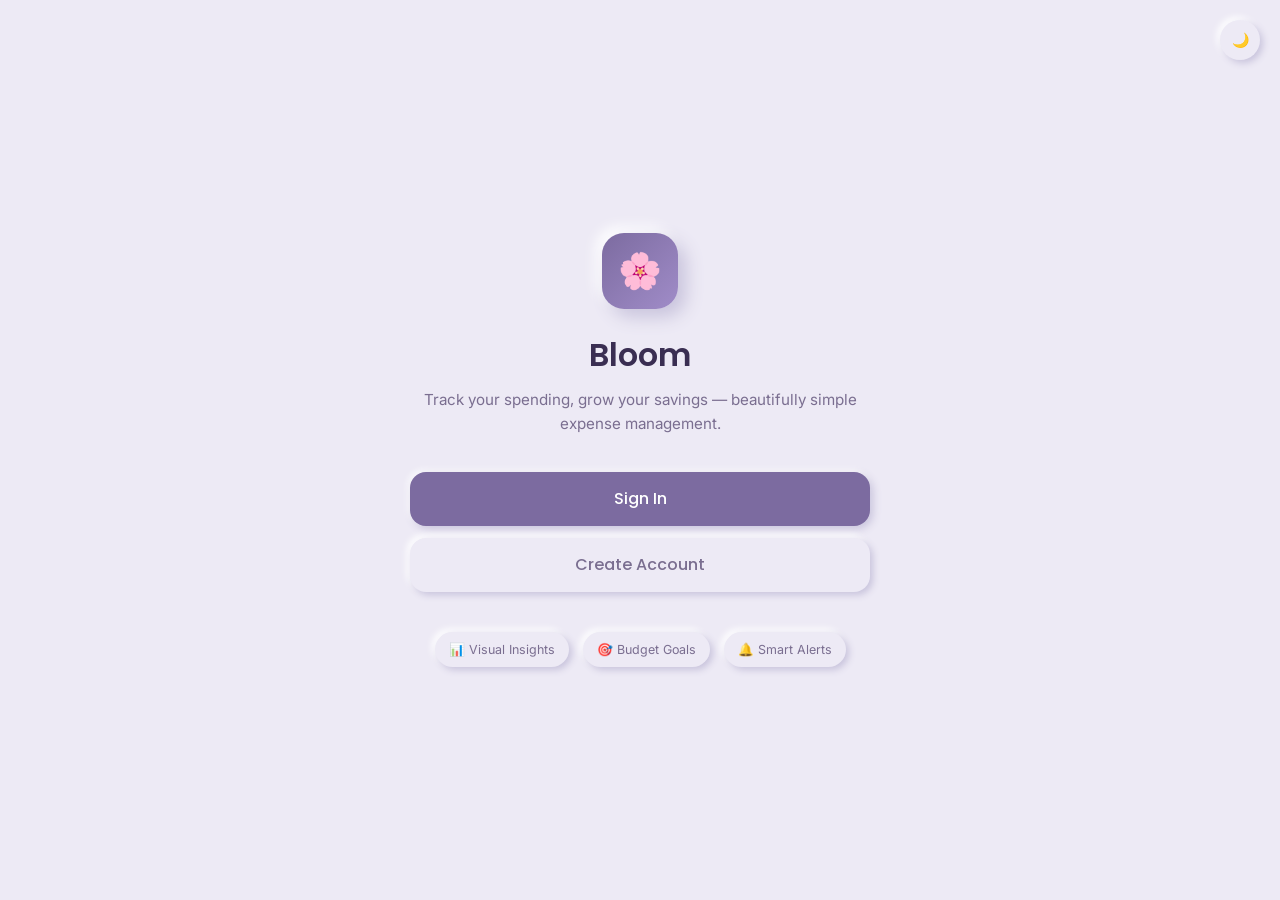
<file: bloom-tracker/index.html>
<!DOCTYPE html>
<html lang="en">
<head>
<meta charset="UTF-8">
<meta name="viewport" content="width=device-width, initial-scale=1.0">
<title>Bloom — Personal Expense Tracker</title>
<link rel="stylesheet" href="css/neo.css">
<style>
  body { display: flex; align-items: center; justify-content: center; padding: 24px; }
  .landing { max-width: 460px; width: 100%; text-align: center; }
  .landing-logo {
    width: 76px; height: 76px; border-radius: 22px; margin: 0 auto 20px;
    background: linear-gradient(135deg, var(--primary), var(--accent));
    display: flex; align-items: center; justify-content: center; font-size: 2.2rem;
    box-shadow: 8px 8px 18px var(--shadow-dark), -6px -6px 14px var(--shadow-light);
  }
  .landing h1 { font-size: 2rem; margin-bottom: 8px; }
  .landing p.tagline { margin-bottom: 36px; font-size: 0.95rem; }
  .landing-actions { display: flex; flex-direction: column; gap: 12px; }
  .feature-row { display: flex; gap: 14px; margin-top: 40px; justify-content: center; flex-wrap: wrap; }
  .feature-pill {
    display: flex; align-items: center; gap: 6px;
    padding: 8px 14px; border-radius: 100px; font-size: 0.78rem; color: var(--text-muted);
  }
  .theme-fab {
    position: fixed; top: 20px; right: 20px;
  }
</style>
</head>
<body>

<button class="btn btn-ghost btn-icon theme-fab" onclick="ThemeManager.toggle()">
  <span id="themeIcon">🌙</span>
</button>

<div class="landing animate-in">
  <div class="landing-logo">🌸</div>
  <h1>Bloom</h1>
  <p class="tagline">Track your spending, grow your savings — beautifully simple expense management.</p>

  <div class="landing-actions">
    <a href="pages/login.html" class="btn btn-primary btn-full btn-lg">Sign In</a>
    <a href="pages/signup.html" class="btn btn-ghost btn-full btn-lg">Create Account</a>
  </div>

  <div class="feature-row">
    <span class="feature-pill neo-sm">📊 Visual Insights</span>
    <span class="feature-pill neo-sm">🎯 Budget Goals</span>
    <span class="feature-pill neo-sm">🔔 Smart Alerts</span>
  </div>
</div>

<script src="js/core.js"></script>
<script>
  ThemeManager.init();
  // Redirect if already logged in
  if (Auth.getSession()) {
    window.location.href = 'pages/dashboard.html';
  }
</script>
</body>
</html>
</file>
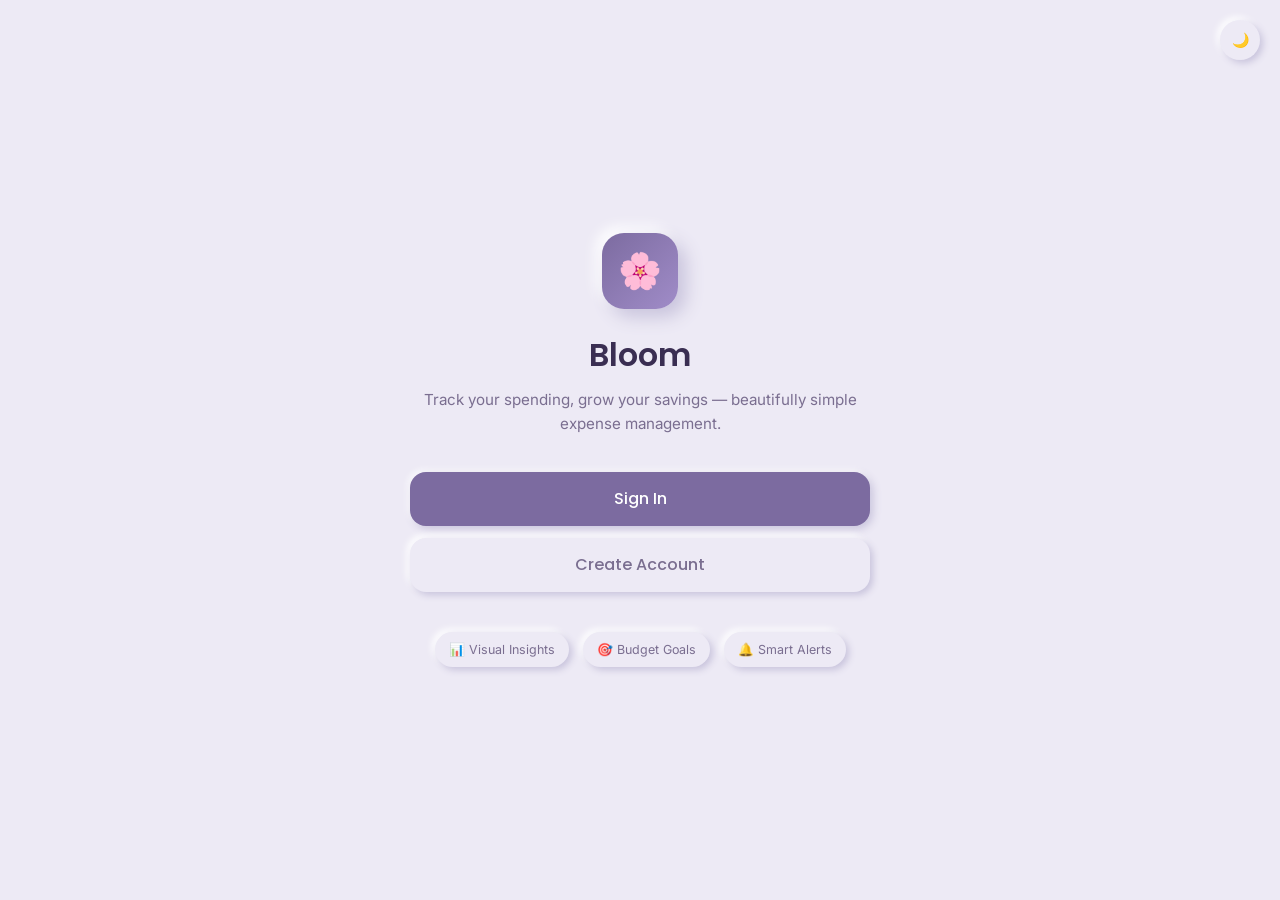
<file: bloom-tracker/pages/budgets.html>
<!DOCTYPE html>
<html lang="en">
<head>
<meta charset="UTF-8">
<meta name="viewport" content="width=device-width, initial-scale=1.0">
<title>Budgets — Bloom</title>
<link rel="stylesheet" href="../css/neo.css">
<style>
  .budget-card { padding: 22px; display: flex; flex-direction: column; gap: 14px; }
  .budget-card-head { display: flex; align-items: center; gap: 12px; }
  .budget-card-icon { width: 46px; height: 46px; border-radius: 14px; display: flex; align-items: center; justify-content: center; font-size: 1.3rem; box-shadow: 3px 3px 7px var(--shadow-dark), -3px -3px 7px var(--shadow-light); }
  .budget-card-actions { margin-left: auto; display: flex; gap: 6px; }
  .budget-amounts { display: flex; justify-content: space-between; align-items: baseline; }
  .icon-picker { display: flex; flex-wrap: wrap; gap: 8px; }
  .icon-opt { width: 38px; height: 38px; border-radius: 10px; display: flex; align-items: center; justify-content: center; font-size: 1.1rem; cursor: pointer; }
  .icon-opt.selected { background: var(--primary); box-shadow: inset 2px 2px 5px rgba(0,0,0,0.2); }
</style>
</head>
<body>

<div class="app-shell">
  <div id="navSlot"></div>
  <div class="main-content">
    <div id="topbarSlot"></div>

    <div class="page-body">
      <div class="page-heading">
        <div>
          <h1>Budgets</h1>
          <p>Set spending limits and track progress by category</p>
        </div>
        <button class="btn btn-primary" onclick="openBudgetModal()">+ Add Budget</button>
      </div>

      <div class="grid-3 mb-24" id="overviewStats"></div>

      <div class="grid-auto" id="budgetGrid"></div>
      <div id="emptyState"></div>
    </div>
  </div>
</div>

<!-- Add/Edit Budget Modal -->
<div class="modal-overlay" id="budgetModal">
  <div class="modal">
    <div class="modal-header">
      <h3 id="modalTitle">Add Budget</h3>
      <button class="btn btn-ghost btn-icon" onclick="closeBudgetModal()">✕</button>
    </div>
    <form id="budgetForm" novalidate>
      <input type="hidden" id="budgetId">

      <div class="form-group mb-16">
        <label class="form-label">Category</label>
        <select class="form-select" id="categorySelect" required></select>
      </div>

      <div class="form-group mb-16">
        <label class="form-label">Monthly Limit (₹)</label>
        <input type="number" id="limitInput" class="form-input" placeholder="500.00" min="1" step="0.01" required>
        <span class="form-error" id="limitError">Enter a valid amount greater than 0.</span>
      </div>

      <div class="form-group mb-24">
        <label class="form-label">Icon</label>
        <div class="icon-picker neo-inset" id="iconPicker" style="padding:10px;"></div>
        <input type="hidden" id="iconInput" value="🎯">
      </div>

      <div class="flex gap-12">
        <button type="button" class="btn btn-ghost w-full" onclick="closeBudgetModal()">Cancel</button>
        <button type="submit" class="btn btn-primary w-full">Save Budget</button>
      </div>
    </form>
  </div>
</div>

<div class="modal-overlay" id="deleteModal">
  <div class="modal" style="max-width:380px;">
    <h3 class="mb-12">Delete budget?</h3>
    <p class="mb-24">This won't delete past transactions, just the budget limit.</p>
    <div class="flex gap-12">
      <button class="btn btn-ghost w-full" onclick="closeDeleteModal()">Cancel</button>
      <button class="btn btn-danger w-full" onclick="confirmDelete()">Delete</button>
    </div>
  </div>
</div>

<script src="../js/core.js"></script>
<script>
  ThemeManager.init();
  if (!Auth.requireAuth()) throw new Error('redirect');
  const session = Auth.getSession();

  document.getElementById('navSlot').innerHTML = buildNav('budgets.html');
  document.getElementById('topbarSlot').innerHTML = buildTopbar('Budgets');

  const ICONS = ['🍽️','🚗','🏠','❤️','🛍️','🎬','💡','📱','✈️','🎓','🐾','💪','☕','🎮','📚','🧴'];
  let categories = CatManager.getAll(session.id).filter(c => c.type === 'expense');
  let deleteTargetId = null;

  document.getElementById('iconPicker').innerHTML = ICONS.map(i => `<div class="icon-opt neo-sm" data-icon="${i}" onclick="selectIcon('${i}')">${i}</div>`).join('');
  function selectIcon(icon) {
    document.getElementById('iconInput').value = icon;
    document.querySelectorAll('.icon-opt').forEach(el => el.classList.toggle('selected', el.dataset.icon === icon));
  }

  function refreshCatSelect() {
    const select = document.getElementById('categorySelect');
    const existingBudgetCats = BudgetManager.getAll(session.id).map(b => b.category);
    select.innerHTML = categories.map(c => `<option value="${c.name}" data-icon="${c.icon}" data-color="${c.color}">${c.icon} ${c.name}</option>`).join('');
  }
  refreshCatSelect();

  function renderOverview() {
    const budgets = BudgetManager.getSpending(session.id);
    const totalLimit = budgets.reduce((s, b) => s + b.limit, 0);
    const totalSpent = budgets.reduce((s, b) => s + b.spent, 0);
    const overBudget = budgets.filter(b => b.percent >= 100).length;

    const stats = [
      { icon: '🎯', label: 'Total Budgeted', value: Fmt.currency(totalLimit), color: 'var(--primary)', bg: 'rgba(124,107,160,0.15)' },
      { icon: '💸', label: 'Total Spent', value: Fmt.currency(totalSpent), color: 'var(--info)', bg: 'rgba(122,184,212,0.15)' },
      { icon: '⚠️', label: 'Over Budget', value: overBudget + ' categories', color: overBudget > 0 ? 'var(--danger)' : 'var(--success)', bg: overBudget > 0 ? 'rgba(212,115,122,0.15)' : 'rgba(110,184,154,0.15)' }
    ];
    document.getElementById('overviewStats').innerHTML = stats.map(s => `
      <div class="stat-widget">
        <div class="icon-wrap" style="background:${s.bg};color:${s.color};">${s.icon}</div>
        <span class="label">${s.label}</span>
        <span class="stat-value display-num" style="font-size:1.3rem;">${s.value}</span>
      </div>
    `).join('');
  }

  function renderBudgets() {
    const budgets = BudgetManager.getSpending(session.id);

    document.getElementById('emptyState').innerHTML = budgets.length === 0 ? `
      <div class="empty-state card">
        <div class="empty-icon">🎯</div>
        <h3>No budgets yet</h3>
        <p>Create your first budget to start tracking spending limits</p>
      </div>` : '';

    document.getElementById('budgetGrid').innerHTML = budgets.map(b => {
      const status = b.percent >= 100 ? 'danger' : b.percent >= 80 ? 'warning' : '';
      const statusBadge = b.percent >= 100
        ? `<span class="badge badge-danger">Over budget</span>`
        : b.percent >= 80
          ? `<span class="badge badge-warning">Near limit</span>`
          : `<span class="badge badge-success">On track</span>`;
      return `
        <div class="card budget-card animate-in">
          <div class="budget-card-head">
            <div class="budget-card-icon" style="background:${b.color}22;color:${b.color};">${b.icon}</div>
            <div>
              <h4>${b.category}</h4>
              ${statusBadge}
            </div>
            <div class="budget-card-actions">
              <button class="btn btn-ghost btn-icon" style="width:32px;height:32px;" onclick="editBudget('${b.id}')">✏️</button>
              <button class="btn btn-ghost btn-icon" style="width:32px;height:32px;" onclick="openDeleteModal('${b.id}')">🗑️</button>
            </div>
          </div>
          <div class="progress-track">
            <div class="progress-fill ${status}" style="width:${b.percent}%;"></div>
          </div>
          <div class="budget-amounts">
            <span style="font-size:0.8rem;color:var(--text-muted);">${Fmt.currency(b.spent)} spent</span>
            <span style="font-size:0.8rem;color:var(--text-light);">of ${Fmt.currency(b.limit)}</span>
          </div>
        </div>
      `;
    }).join('');
  }

  function renderAll() { renderOverview(); renderBudgets(); }

  function openBudgetModal(editId = null) {
    document.getElementById('budgetForm').reset();
    refreshCatSelect();
    selectIcon('🎯');
    if (editId) {
      const b = BudgetManager.getAll(session.id).find(x => x.id === editId);
      document.getElementById('modalTitle').textContent = 'Edit Budget';
      document.getElementById('budgetId').value = b.id;
      document.getElementById('categorySelect').innerHTML += `<option value="${b.category}" selected>${b.icon} ${b.category}</option>`;
      document.getElementById('categorySelect').value = b.category;
      document.getElementById('limitInput').value = b.limit;
      selectIcon(b.icon);
    } else {
      document.getElementById('modalTitle').textContent = 'Add Budget';
      document.getElementById('budgetId').value = '';
    }
    document.getElementById('budgetModal').classList.add('open');
  }
  function closeBudgetModal() { document.getElementById('budgetModal').classList.remove('open'); }
  function editBudget(id) { openBudgetModal(id); }

  document.getElementById('budgetForm').addEventListener('submit', (e) => {
    e.preventDefault();
    const limitInput = document.getElementById('limitInput');
    if (!limitInput.value || parseFloat(limitInput.value) <= 0) {
      limitInput.classList.add('invalid');
      return;
    }
    limitInput.classList.remove('invalid');

    const id = document.getElementById('budgetId').value;
    const selectedOption = document.getElementById('categorySelect').selectedOptions[0];
    const data = {
      category: document.getElementById('categorySelect').value,
      limit: parseFloat(limitInput.value),
      icon: document.getElementById('iconInput').value,
      color: selectedOption.dataset.color || '#7C6BA0'
    };

    if (id) {
      BudgetManager.update(session.id, id, data);
      Notify.show('Budget updated', 'success');
    } else {
      const existing = BudgetManager.getAll(session.id).find(b => b.category === data.category);
      if (existing) {
        Notify.show('A budget for this category already exists', 'warning');
        return;
      }
      BudgetManager.add(session.id, data);
      Notify.show('Budget created', 'success');
    }
    renderAll();
    closeBudgetModal();
  });

  document.getElementById('limitInput').addEventListener('input', function() { this.classList.remove('invalid'); });

  function openDeleteModal(id) { deleteTargetId = id; document.getElementById('deleteModal').classList.add('open'); }
  function closeDeleteModal() { deleteTargetId = null; document.getElementById('deleteModal').classList.remove('open'); }
  function confirmDelete() {
    BudgetManager.delete(session.id, deleteTargetId);
    renderAll();
    closeDeleteModal();
    Notify.show('Budget deleted', 'success');
  }

  renderAll();
</script>
</body>
</html>
</file>
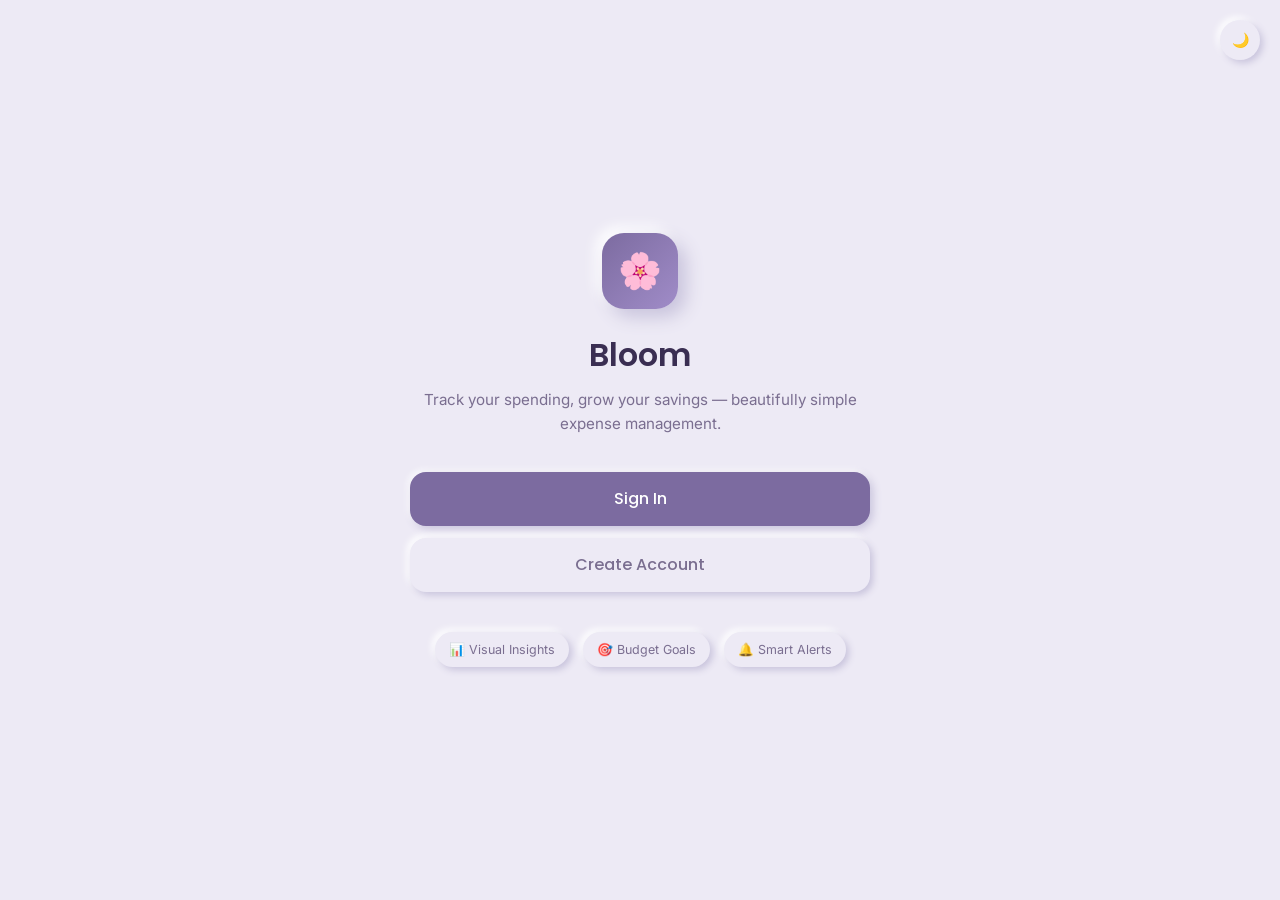
<file: bloom-tracker/pages/categories.html>
<!DOCTYPE html>
<html lang="en">
<head>
<meta charset="UTF-8">
<meta name="viewport" content="width=device-width, initial-scale=1.0">
<title>Categories — Bloom</title>
<link rel="stylesheet" href="../css/neo.css">
<style>
  .cat-card { padding: 18px; display: flex; align-items: center; gap: 14px; }
  .cat-card-icon { width: 48px; height: 48px; border-radius: 14px; display: flex; align-items: center; justify-content: center; font-size: 1.3rem; box-shadow: 3px 3px 7px var(--shadow-dark), -3px -3px 7px var(--shadow-light); flex-shrink: 0; }
  .cat-card-actions { margin-left: auto; display: flex; gap: 6px; }
  .icon-picker { display: flex; flex-wrap: wrap; gap: 8px; max-height: 140px; overflow-y: auto; }
  .icon-opt { width: 38px; height: 38px; border-radius: 10px; display: flex; align-items: center; justify-content: center; font-size: 1.1rem; cursor: pointer; }
  .icon-opt.selected { background: var(--primary); box-shadow: inset 2px 2px 5px rgba(0,0,0,0.2); }
  .color-picker { display: flex; flex-wrap: wrap; gap: 8px; }
  .color-opt { width: 32px; height: 32px; border-radius: 50%; cursor: pointer; border: 2px solid transparent; transition: all 0.2s; }
  .color-opt.selected { border-color: var(--text); transform: scale(1.15); }
  .section-tabs { display: flex; gap: 8px; padding: 4px; border-radius: 14px; width: fit-content; margin-bottom: 20px; }
  .section-tab { padding: 8px 18px; border-radius: 10px; border: none; background: transparent; cursor: pointer; font-family: var(--font-display); font-size: 0.85rem; font-weight: 500; color: var(--text-muted); }
  .section-tab.active { background: var(--primary); color: #fff; }
</style>
</head>
<body>

<div class="app-shell">
  <div id="navSlot"></div>
  <div class="main-content">
    <div id="topbarSlot"></div>

    <div class="page-body">
      <div class="page-heading">
        <div>
          <h1>Categories</h1>
          <p>Organize your transactions with custom categories</p>
        </div>
        <button class="btn btn-primary" onclick="openCatModal()">+ New Category</button>
      </div>

      <div class="section-tabs neo-inset" id="sectionTabs">
        <button class="section-tab active" data-type="expense">Expense</button>
        <button class="section-tab" data-type="income">Income</button>
      </div>

      <div class="grid-auto" id="catGrid"></div>
      <div id="emptyState"></div>
    </div>
  </div>
</div>

<!-- Add/Edit Category Modal -->
<div class="modal-overlay" id="catModal">
  <div class="modal">
    <div class="modal-header">
      <h3 id="modalTitle">New Category</h3>
      <button class="btn btn-ghost btn-icon" onclick="closeCatModal()">✕</button>
    </div>
    <form id="catForm" novalidate>
      <input type="hidden" id="catId">

      <div class="form-group mb-16">
        <label class="form-label">Category Name</label>
        <input type="text" id="nameInput" class="form-input" placeholder="e.g. Pet Care" required>
        <span class="form-error" id="nameError">Please enter a category name.</span>
      </div>

      <div class="form-group mb-16">
        <label class="form-label">Type</label>
        <select class="form-select" id="typeInput">
          <option value="expense">Expense</option>
          <option value="income">Income</option>
        </select>
      </div>

      <div class="form-group mb-16">
        <label class="form-label">Icon</label>
        <div class="icon-picker neo-inset" id="iconPicker" style="padding:10px;"></div>
        <input type="hidden" id="iconInput" value="🏷️">
      </div>

      <div class="form-group mb-24">
        <label class="form-label">Color</label>
        <div class="color-picker" id="colorPicker"></div>
        <input type="hidden" id="colorInput" value="#7C6BA0">
      </div>

      <div class="flex gap-12">
        <button type="button" class="btn btn-ghost w-full" onclick="closeCatModal()">Cancel</button>
        <button type="submit" class="btn btn-primary w-full">Save Category</button>
      </div>
    </form>
  </div>
</div>

<div class="modal-overlay" id="deleteModal">
  <div class="modal" style="max-width:380px;">
    <h3 class="mb-12">Delete category?</h3>
    <p class="mb-24">Existing transactions in this category will keep their label, but it won't be selectable for new ones.</p>
    <div class="flex gap-12">
      <button class="btn btn-ghost w-full" onclick="closeDeleteModal()">Cancel</button>
      <button class="btn btn-danger w-full" onclick="confirmDelete()">Delete</button>
    </div>
  </div>
</div>

<script src="../js/core.js"></script>
<script>
  ThemeManager.init();
  if (!Auth.requireAuth()) throw new Error('redirect');
  const session = Auth.getSession();

  document.getElementById('navSlot').innerHTML = buildNav('categories.html');
  document.getElementById('topbarSlot').innerHTML = buildTopbar('Categories');

  const ICONS = ['🍽️','🚗','🏠','❤️','🛍️','🎬','💡','📱','✈️','🎓','🐾','💪','☕','🎮','📚','🧴','💰','💵','🏦','📈','🎁','🧾','🚌','⚡'];
  const COLORS = ['#7C6BA0','#A08CC8','#C8A8D8','#E8A87C','#7CB8E8','#7CE8A8','#E87CA8','#E8DC7C','#B87CE8','#A8A8A8'];
  let currentType = 'expense';
  let deleteTargetId = null;

  document.getElementById('iconPicker').innerHTML = ICONS.map(i => `<div class="icon-opt neo-sm" data-icon="${i}" onclick="selectIcon('${i}')">${i}</div>`).join('');
  document.getElementById('colorPicker').innerHTML = COLORS.map(c => `<div class="color-opt" style="background:${c};" data-color="${c}" onclick="selectColor('${c}')"></div>`).join('');

  function selectIcon(icon) {
    document.getElementById('iconInput').value = icon;
    document.querySelectorAll('.icon-opt').forEach(el => el.classList.toggle('selected', el.dataset.icon === icon));
  }
  function selectColor(color) {
    document.getElementById('colorInput').value = color;
    document.querySelectorAll('.color-opt').forEach(el => el.classList.toggle('selected', el.dataset.color === color));
  }

  document.querySelectorAll('.section-tab').forEach(tab => {
    tab.addEventListener('click', () => {
      document.querySelectorAll('.section-tab').forEach(t => t.classList.remove('active'));
      tab.classList.add('active');
      currentType = tab.dataset.type;
      render();
    });
  });

  function render() {
    const cats = CatManager.getAll(session.id).filter(c => c.type === currentType);
    document.getElementById('emptyState').innerHTML = cats.length === 0 ? `
      <div class="empty-state card">
        <div class="empty-icon">🏷️</div>
        <h3>No ${currentType} categories</h3>
        <p>Create one to start organizing your ${currentType}s</p>
      </div>` : '';

    document.getElementById('catGrid').innerHTML = cats.map(c => `
      <div class="card cat-card animate-in">
        <div class="cat-card-icon" style="background:${c.color}22;color:${c.color};">${c.icon}</div>
        <div>
          <h4>${c.name}</h4>
          <span class="badge badge-${c.type === 'income' ? 'success' : 'primary'}">${c.type}</span>
        </div>
        <div class="cat-card-actions">
          <button class="btn btn-ghost btn-icon" style="width:32px;height:32px;" onclick="editCat('${c.id}')">✏️</button>
          <button class="btn btn-ghost btn-icon" style="width:32px;height:32px;" onclick="openDeleteModal('${c.id}')">🗑️</button>
        </div>
      </div>
    `).join('');
  }

  function openCatModal(editId = null) {
    document.getElementById('catForm').reset();
    document.querySelectorAll('#catForm .invalid').forEach(el => el.classList.remove('invalid'));
    selectIcon('🏷️');
    selectColor('#7C6BA0');
    if (editId) {
      const c = CatManager.getAll(session.id).find(x => x.id === editId);
      document.getElementById('modalTitle').textContent = 'Edit Category';
      document.getElementById('catId').value = c.id;
      document.getElementById('nameInput').value = c.name;
      document.getElementById('typeInput').value = c.type;
      selectIcon(c.icon);
      selectColor(c.color);
    } else {
      document.getElementById('modalTitle').textContent = 'New Category';
      document.getElementById('catId').value = '';
      document.getElementById('typeInput').value = currentType;
    }
    document.getElementById('catModal').classList.add('open');
  }
  function closeCatModal() { document.getElementById('catModal').classList.remove('open'); }
  function editCat(id) { openCatModal(id); }

  document.getElementById('catForm').addEventListener('submit', (e) => {
    e.preventDefault();
    const name = document.getElementById('nameInput');
    if (!name.value.trim()) { name.classList.add('invalid'); return; }
    name.classList.remove('invalid');

    const id = document.getElementById('catId').value;
    const data = {
      name: name.value.trim(),
      type: document.getElementById('typeInput').value,
      icon: document.getElementById('iconInput').value,
      color: document.getElementById('colorInput').value
    };

    if (id) {
      CatManager.update(session.id, id, data);
      Notify.show('Category updated', 'success');
    } else {
      const existing = CatManager.getAll(session.id).find(c => c.name.toLowerCase() === data.name.toLowerCase());
      if (existing) {
        Notify.show('A category with this name already exists', 'warning');
        return;
      }
      CatManager.add(session.id, data);
      Notify.show('Category created', 'success');
    }
    render();
    closeCatModal();
  });

  document.getElementById('nameInput').addEventListener('input', function() { this.classList.remove('invalid'); });

  function openDeleteModal(id) { deleteTargetId = id; document.getElementById('deleteModal').classList.add('open'); }
  function closeDeleteModal() { deleteTargetId = null; document.getElementById('deleteModal').classList.remove('open'); }
  function confirmDelete() {
    CatManager.delete(session.id, deleteTargetId);
    render();
    closeDeleteModal();
    Notify.show('Category deleted', 'success');
  }

  render();
</script>
</body>
</html>
</file>
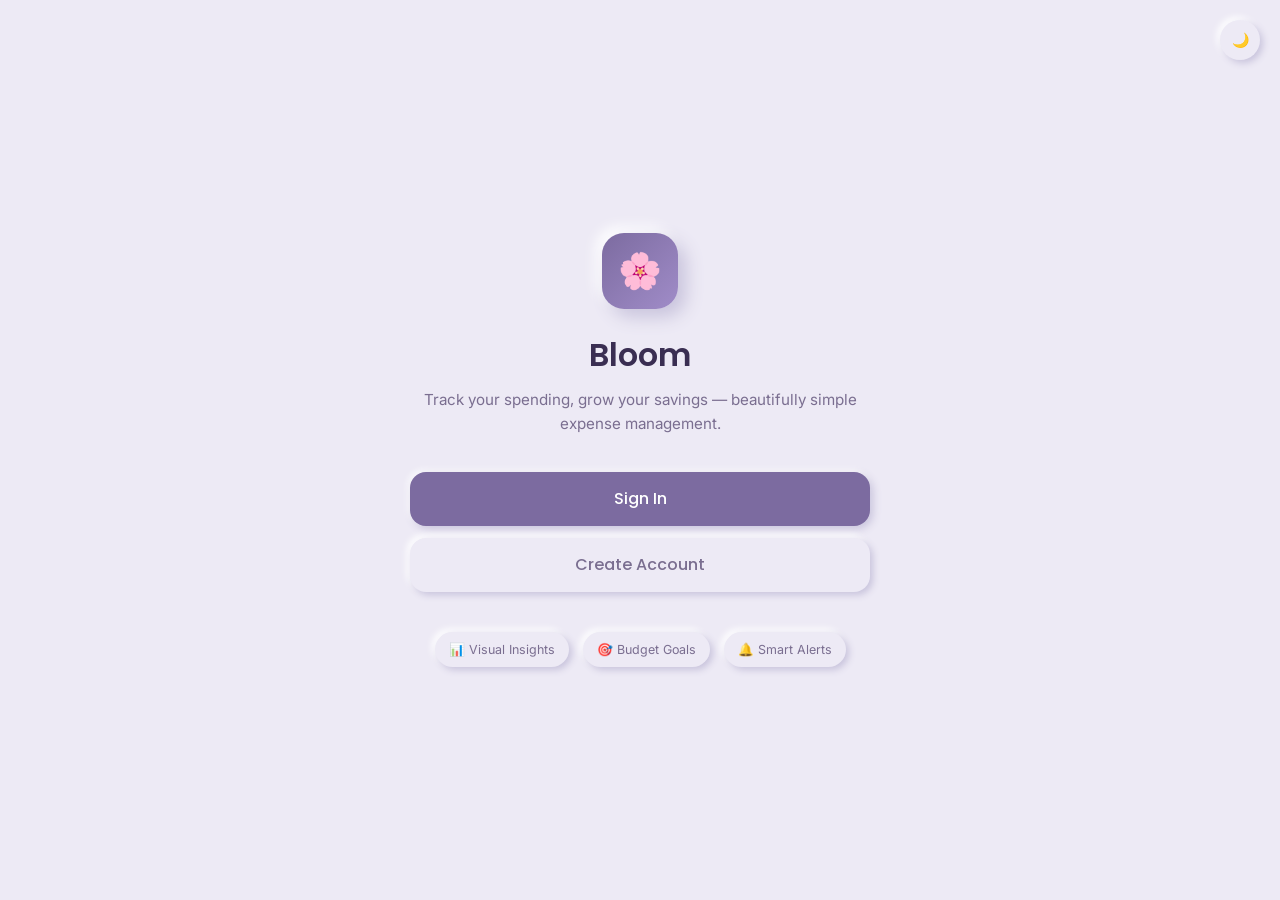
<file: bloom-tracker/pages/goals.html>
<!DOCTYPE html>
<html lang="en">
<head>
<meta charset="UTF-8">
<meta name="viewport" content="width=device-width, initial-scale=1.0">
<title>Goals — Bloom</title>
<link rel="stylesheet" href="../css/neo.css">
<style>
  .goal-card { padding: 24px; display: flex; flex-direction: column; gap: 16px; }
  .goal-ring-wrap { display: flex; align-items: center; gap: 16px; }
  .goal-ring { position: relative; width: 80px; height: 80px; flex-shrink: 0; }
  .goal-ring svg { transform: rotate(-90deg); }
  .goal-ring-pct { position: absolute; inset: 0; display: flex; align-items: center; justify-content: center; font-family: var(--font-display); font-weight: 700; font-size: 0.95rem; }
  .goal-actions { margin-left: auto; display: flex; gap: 6px; }
  .icon-picker { display: flex; flex-wrap: wrap; gap: 8px; }
  .icon-opt { width: 38px; height: 38px; border-radius: 10px; display: flex; align-items: center; justify-content: center; font-size: 1.1rem; cursor: pointer; }
  .icon-opt.selected { background: var(--primary); box-shadow: inset 2px 2px 5px rgba(0,0,0,0.2); }
  .contribute-row { display: flex; gap: 8px; }
</style>
</head>
<body>

<div class="app-shell">
  <div id="navSlot"></div>
  <div class="main-content">
    <div id="topbarSlot"></div>

    <div class="page-body">
      <div class="page-heading">
        <div>
          <h1>Financial Goals</h1>
          <p>Save towards what matters most</p>
        </div>
        <button class="btn btn-primary" onclick="openGoalModal()">+ New Goal</button>
      </div>

      <div class="grid-3 mb-24" id="overviewStats"></div>

      <div class="grid-auto" id="goalsGrid"></div>
      <div id="emptyState"></div>
    </div>
  </div>
</div>

<!-- Add/Edit Goal Modal -->
<div class="modal-overlay" id="goalModal">
  <div class="modal">
    <div class="modal-header">
      <h3 id="modalTitle">New Goal</h3>
      <button class="btn btn-ghost btn-icon" onclick="closeGoalModal()">✕</button>
    </div>
    <form id="goalForm" novalidate>
      <input type="hidden" id="goalId">

      <div class="form-group mb-16">
        <label class="form-label">Goal Name</label>
        <input type="text" id="nameInput" class="form-input" placeholder="e.g. Emergency Fund" required>
        <span class="form-error" id="nameError">Please enter a goal name.</span>
      </div>

      <div class="grid-2 mb-16">
        <div class="form-group">
          <label class="form-label">Target Amount (₹)</label>
          <input type="number" id="targetInput" class="form-input" placeholder="5000" min="1" step="0.01" required>
          <span class="form-error" id="targetError">Enter a valid target.</span>
        </div>
        <div class="form-group">
          <label class="form-label">Already Saved (₹)</label>
          <input type="number" id="savedInput" class="form-input" placeholder="0" min="0" step="0.01">
        </div>
      </div>

      <div class="form-group mb-16">
        <label class="form-label">Target Date</label>
        <input type="date" id="deadlineInput" class="form-input" required>
        <span class="form-error" id="deadlineError">Please select a target date.</span>
      </div>

      <div class="form-group mb-24">
        <label class="form-label">Icon</label>
        <div class="icon-picker neo-inset" id="iconPicker" style="padding:10px;"></div>
        <input type="hidden" id="iconInput" value="🎯">
      </div>

      <div class="flex gap-12">
        <button type="button" class="btn btn-ghost w-full" onclick="closeGoalModal()">Cancel</button>
        <button type="submit" class="btn btn-primary w-full">Save Goal</button>
      </div>
    </form>
  </div>
</div>

<!-- Contribute Modal -->
<div class="modal-overlay" id="contributeModal">
  <div class="modal" style="max-width:380px;">
    <h3 class="mb-16">Add Contribution</h3>
    <div class="form-group mb-20">
      <label class="form-label">Amount (₹)</label>
      <input type="number" id="contributeAmount" class="form-input" placeholder="100" min="1" step="0.01">
      <span class="form-error" id="contributeError">Enter a valid amount.</span>
    </div>
    <div class="flex gap-12">
      <button class="btn btn-ghost w-full" onclick="closeContributeModal()">Cancel</button>
      <button class="btn btn-primary w-full" onclick="confirmContribute()">Add Funds</button>
    </div>
  </div>
</div>

<div class="modal-overlay" id="deleteModal">
  <div class="modal" style="max-width:380px;">
    <h3 class="mb-12">Delete goal?</h3>
    <p class="mb-24">This will permanently remove this savings goal.</p>
    <div class="flex gap-12">
      <button class="btn btn-ghost w-full" onclick="closeDeleteModal()">Cancel</button>
      <button class="btn btn-danger w-full" onclick="confirmDelete()">Delete</button>
    </div>
  </div>
</div>

<script src="../js/core.js"></script>
<script>
  ThemeManager.init();
  if (!Auth.requireAuth()) throw new Error('redirect');
  const session = Auth.getSession();

  document.getElementById('navSlot').innerHTML = buildNav('goals.html');
  document.getElementById('topbarSlot').innerHTML = buildTopbar('Goals');

  const ICONS = ['🛡️','✈️','💻','🏠','🚗','💍','🎓','👶','🏥','🎉','📱','⛵','🐾','🏖️','💼','🎸'];
  const COLORS = ['#7C6BA0','#A08CC8','#C8A8D8','#E8A87C','#7CB8E8','#7CE8A8','#E87CA8','#E8DC7C'];
  let deleteTargetId = null;
  let contributeTargetId = null;

  document.getElementById('iconPicker').innerHTML = ICONS.map(i => `<div class="icon-opt neo-sm" data-icon="${i}" onclick="selectIcon('${i}')">${i}</div>`).join('');
  function selectIcon(icon) {
    document.getElementById('iconInput').value = icon;
    document.querySelectorAll('.icon-opt').forEach(el => el.classList.toggle('selected', el.dataset.icon === icon));
  }

  function describeRing(percent, color) {
    const r = 34, c = 2 * Math.PI * r;
    const offset = c - (Math.min(100, percent) / 100) * c;
    return `
      <svg width="80" height="80">
        <circle cx="40" cy="40" r="${r}" fill="none" stroke="var(--shadow-dark)" stroke-width="8"/>
        <circle cx="40" cy="40" r="${r}" fill="none" stroke="${color}" stroke-width="8"
          stroke-dasharray="${c}" stroke-dashoffset="${offset}" stroke-linecap="round"/>
      </svg>`;
  }

  function daysLeft(deadline) {
    const diff = new Date(deadline) - new Date();
    return Math.max(0, Math.ceil(diff / 86400000));
  }

  function renderOverview() {
    const goals = GoalManager.getAll(session.id);
    const totalTarget = goals.reduce((s, g) => s + g.target, 0);
    const totalSaved = goals.reduce((s, g) => s + g.saved, 0);
    const completed = goals.filter(g => g.saved >= g.target).length;

    const stats = [
      { icon: '🎯', label: 'Active Goals', value: goals.length, color: 'var(--primary)', bg: 'rgba(124,107,160,0.15)' },
      { icon: '💰', label: 'Total Saved', value: Fmt.currency(totalSaved), color: 'var(--success)', bg: 'rgba(110,184,154,0.15)' },
      { icon: '🏆', label: 'Completed', value: completed, color: 'var(--info)', bg: 'rgba(122,184,212,0.15)' }
    ];
    document.getElementById('overviewStats').innerHTML = stats.map(s => `
      <div class="stat-widget">
        <div class="icon-wrap" style="background:${s.bg};color:${s.color};">${s.icon}</div>
        <span class="label">${s.label}</span>
        <span class="stat-value display-num" style="font-size:1.3rem;">${s.value}</span>
      </div>
    `).join('');
  }

  function renderGoals() {
    const goals = GoalManager.getAll(session.id);
    document.getElementById('emptyState').innerHTML = goals.length === 0 ? `
      <div class="empty-state card">
        <div class="empty-icon">🚀</div>
        <h3>No goals yet</h3>
        <p>Set a savings goal and watch your progress grow</p>
      </div>` : '';

    document.getElementById('goalsGrid').innerHTML = goals.map(g => {
      const percent = Math.min(100, Math.round((g.saved / g.target) * 100));
      const remaining = Math.max(0, g.target - g.saved);
      const days = daysLeft(g.deadline);
      const isDone = g.saved >= g.target;
      return `
        <div class="card goal-card animate-in">
          <div class="goal-ring-wrap">
            <div class="goal-ring">
              ${describeRing(percent, g.color)}
              <div class="goal-ring-pct" style="color:${g.color};">${percent}%</div>
            </div>
            <div class="flex-col" style="flex:1;">
              <span style="font-size:1.4rem;">${g.icon}</span>
              <h4>${g.name}</h4>
              ${isDone ? `<span class="badge badge-success">Completed! 🎉</span>` : `<span class="label">${days} days left</span>`}
            </div>
            <div class="goal-actions">
              <button class="btn btn-ghost btn-icon" style="width:32px;height:32px;" onclick="editGoal('${g.id}')">✏️</button>
              <button class="btn btn-ghost btn-icon" style="width:32px;height:32px;" onclick="openDeleteModal('${g.id}')">🗑️</button>
            </div>
          </div>
          <div class="progress-track">
            <div class="progress-fill" style="width:${percent}%;background:linear-gradient(90deg, ${g.color}, ${g.color}aa);"></div>
          </div>
          <div class="flex items-center justify-between">
            <span style="font-size:0.8rem;color:var(--text-muted);">${Fmt.currency(g.saved)} of ${Fmt.currency(g.target)}</span>
            <span style="font-size:0.8rem;color:var(--text-light);">${isDone ? 'Goal reached' : Fmt.currency(remaining) + ' to go'}</span>
          </div>
          ${!isDone ? `<button class="btn btn-ghost btn-full" onclick="openContributeModal('${g.id}')">+ Add Funds</button>` : ''}
        </div>
      `;
    }).join('');
  }

  function renderAll() { renderOverview(); renderGoals(); }

  function openGoalModal(editId = null) {
    document.getElementById('goalForm').reset();
    document.querySelectorAll('#goalForm .invalid').forEach(el => el.classList.remove('invalid'));
    selectIcon('🎯');
    if (editId) {
      const g = GoalManager.getAll(session.id).find(x => x.id === editId);
      document.getElementById('modalTitle').textContent = 'Edit Goal';
      document.getElementById('goalId').value = g.id;
      document.getElementById('nameInput').value = g.name;
      document.getElementById('targetInput').value = g.target;
      document.getElementById('savedInput').value = g.saved;
      document.getElementById('deadlineInput').value = g.deadline;
      selectIcon(g.icon);
    } else {
      document.getElementById('modalTitle').textContent = 'New Goal';
      document.getElementById('goalId').value = '';
      const d = new Date(); d.setMonth(d.getMonth() + 6);
      document.getElementById('deadlineInput').value = d.toISOString().split('T')[0];
    }
    document.getElementById('goalModal').classList.add('open');
  }
  function closeGoalModal() { document.getElementById('goalModal').classList.remove('open'); }
  function editGoal(id) { openGoalModal(id); }

  document.getElementById('goalForm').addEventListener('submit', (e) => {
    e.preventDefault();
    let valid = true;
    const name = document.getElementById('nameInput');
    const target = document.getElementById('targetInput');
    const deadline = document.getElementById('deadlineInput');

    if (!name.value.trim()) { name.classList.add('invalid'); valid = false; } else { name.classList.remove('invalid'); }
    if (!target.value || parseFloat(target.value) <= 0) { target.classList.add('invalid'); valid = false; } else { target.classList.remove('invalid'); }
    if (!deadline.value) { deadline.classList.add('invalid'); valid = false; } else { deadline.classList.remove('invalid'); }

    if (!valid) return;

    const id = document.getElementById('goalId').value;
    const data = {
      name: name.value.trim(),
      target: parseFloat(target.value),
      saved: parseFloat(document.getElementById('savedInput').value) || 0,
      deadline: deadline.value,
      icon: document.getElementById('iconInput').value,
      color: COLORS[Math.floor(Math.random() * COLORS.length)]
    };

    if (id) {
      const existing = GoalManager.getAll(session.id).find(g => g.id === id);
      data.color = existing.color;
      GoalManager.update(session.id, id, data);
      Notify.show('Goal updated', 'success');
    } else {
      GoalManager.add(session.id, data);
      Notify.show('Goal created', 'success');
    }
    renderAll();
    closeGoalModal();
  });

  [document.getElementById('nameInput'), document.getElementById('targetInput'), document.getElementById('deadlineInput')].forEach(inp => {
    inp.addEventListener('input', () => inp.classList.remove('invalid'));
  });

  // Contribute
  function openContributeModal(id) {
    contributeTargetId = id;
    document.getElementById('contributeAmount').value = '';
    document.getElementById('contributeAmount').classList.remove('invalid');
    document.getElementById('contributeModal').classList.add('open');
  }
  function closeContributeModal() { document.getElementById('contributeModal').classList.remove('open'); }
  function confirmContribute() {
    const input = document.getElementById('contributeAmount');
    if (!input.value || parseFloat(input.value) <= 0) {
      input.classList.add('invalid');
      return;
    }
    const goal = GoalManager.getAll(session.id).find(g => g.id === contributeTargetId);
    const newSaved = goal.saved + parseFloat(input.value);
    GoalManager.update(session.id, contributeTargetId, { saved: newSaved });
    renderAll();
    closeContributeModal();
    Notify.show(newSaved >= goal.target ? `🎉 Goal "${goal.name}" reached!` : 'Contribution added', 'success');
  }

  // Delete
  function openDeleteModal(id) { deleteTargetId = id; document.getElementById('deleteModal').classList.add('open'); }
  function closeDeleteModal() { deleteTargetId = null; document.getElementById('deleteModal').classList.remove('open'); }
  function confirmDelete() {
    GoalManager.delete(session.id, deleteTargetId);
    renderAll();
    closeDeleteModal();
    Notify.show('Goal deleted', 'success');
  }

  renderAll();
</script>
</body>
</html>
</file>
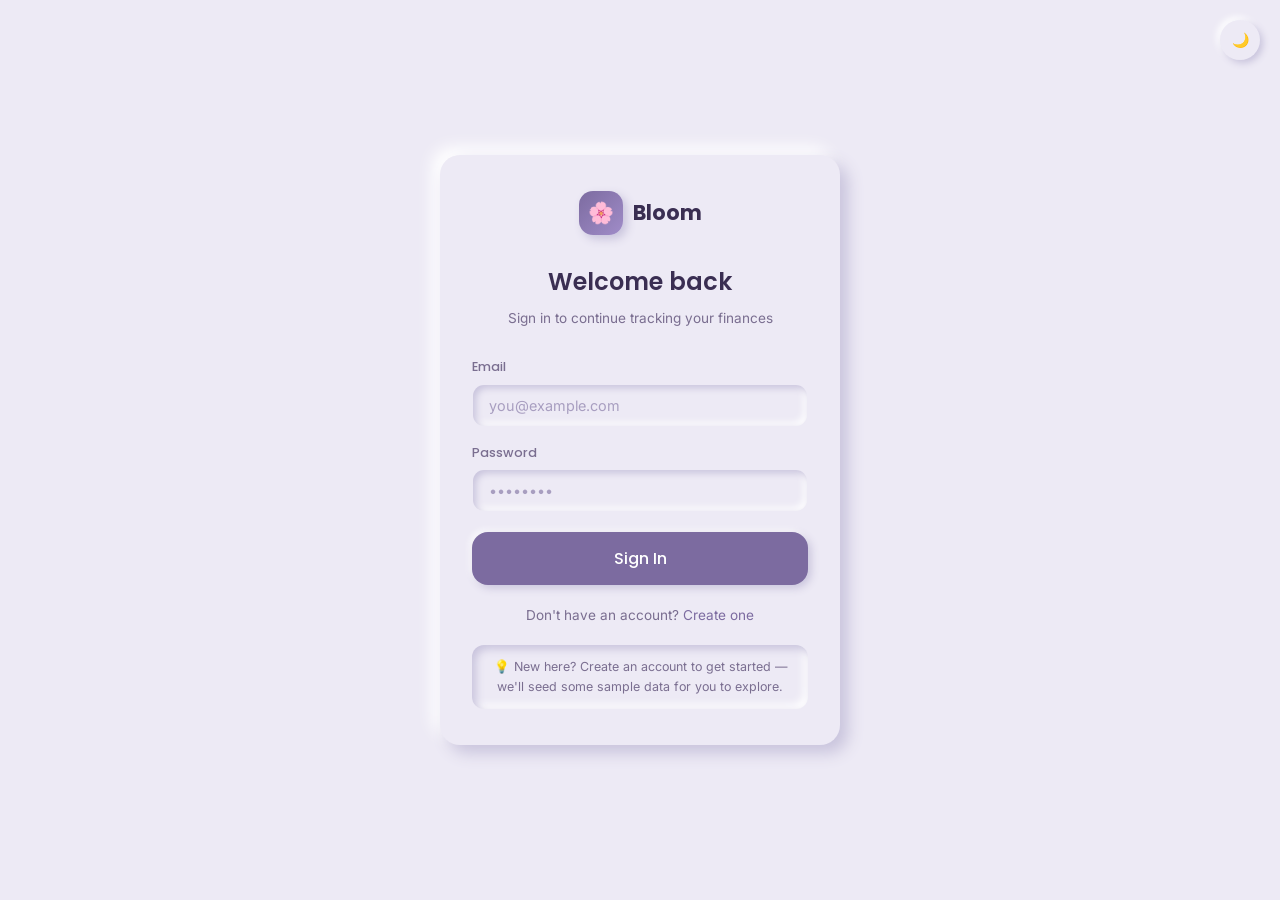
<file: bloom-tracker/pages/login.html>
<!DOCTYPE html>
<html lang="en">
<head>
<meta charset="UTF-8">
<meta name="viewport" content="width=device-width, initial-scale=1.0">
<title>Sign In — Bloom</title>
<link rel="stylesheet" href="../css/neo.css">
<style>
  body { display: flex; align-items: center; justify-content: center; padding: 24px; }
  .auth-card { max-width: 400px; width: 100%; padding: 36px 32px; }
  .auth-logo { display: flex; align-items: center; justify-content: center; gap: 10px; margin-bottom: 28px; }
  .auth-logo .logo-icon {
    width: 44px; height: 44px; border-radius: 14px;
    background: linear-gradient(135deg, var(--primary), var(--accent));
    display: flex; align-items: center; justify-content: center; font-size: 1.3rem;
    box-shadow: 4px 4px 10px var(--shadow-dark);
  }
  .auth-logo span { font-family: var(--font-display); font-weight: 700; font-size: 1.3rem; }
  .auth-title { text-align: center; margin-bottom: 6px; }
  .auth-sub { text-align: center; margin-bottom: 28px; font-size: 0.85rem; }
  .auth-footer { text-align: center; margin-top: 20px; font-size: 0.85rem; color: var(--text-muted); }
  .theme-fab { position: fixed; top: 20px; right: 20px; }
  .demo-note {
    margin-top: 18px; padding: 12px 14px; border-radius: 12px;
    font-size: 0.78rem; color: var(--text-muted); text-align: center;
  }
</style>
</head>
<body>

<button class="btn btn-ghost btn-icon theme-fab" onclick="ThemeManager.toggle()">
  <span id="themeIcon">🌙</span>
</button>

<div class="card auth-card animate-in">
  <div class="auth-logo">
    <div class="logo-icon">🌸</div>
    <span>Bloom</span>
  </div>
  <h2 class="auth-title">Welcome back</h2>
  <p class="auth-sub">Sign in to continue tracking your finances</p>

  <form id="loginForm" novalidate>
    <div class="form-group mb-16">
      <label class="form-label" for="email">Email</label>
      <input type="email" id="email" class="form-input" placeholder="you@example.com" autocomplete="email" required>
      <span class="form-error" id="emailError">Please enter a valid email address.</span>
    </div>

    <div class="form-group mb-20">
      <label class="form-label" for="password">Password</label>
      <input type="password" id="password" class="form-input" placeholder="••••••••" autocomplete="current-password" required>
      <span class="form-error" id="passwordError">Password is required.</span>
    </div>

    <button type="submit" class="btn btn-primary btn-full btn-lg" id="loginBtn">Sign In</button>
  </form>

  <div class="auth-footer">
    Don't have an account? <a href="signup.html">Create one</a>
  </div>

  <div class="demo-note neo-inset">
    💡 New here? Create an account to get started — we'll seed some sample data for you to explore.
  </div>
</div>

<script src="../js/core.js"></script>
<script>
  ThemeManager.init();
  if (Auth.getSession()) window.location.href = 'dashboard.html';

  const form = document.getElementById('loginForm');
  const emailInput = document.getElementById('email');
  const passwordInput = document.getElementById('password');

  function validateEmail(v) { return /^[^\s@]+@[^\s@]+\.[^\s@]+$/.test(v); }

  form.addEventListener('submit', (e) => {
    e.preventDefault();
    let valid = true;

    if (!validateEmail(emailInput.value.trim())) {
      emailInput.classList.add('invalid');
      valid = false;
    } else {
      emailInput.classList.remove('invalid');
    }

    if (!passwordInput.value) {
      passwordInput.classList.add('invalid');
      valid = false;
    } else {
      passwordInput.classList.remove('invalid');
    }

    if (!valid) return;

    const btn = document.getElementById('loginBtn');
    btn.disabled = true;
    btn.textContent = 'Signing in...';

    setTimeout(() => {
      const result = Auth.login(emailInput.value.trim(), passwordInput.value);
      if (result.ok) {
        window.location.href = 'dashboard.html';
      } else {
        btn.disabled = false;
        btn.textContent = 'Sign In';
        Notify.show(result.msg, 'danger');
        passwordInput.classList.add('invalid');
        document.getElementById('passwordError').textContent = result.msg;
      }
    }, 500);
  });

  [emailInput, passwordInput].forEach(inp => {
    inp.addEventListener('input', () => inp.classList.remove('invalid'));
  });
</script>
</body>
</html>
</file>
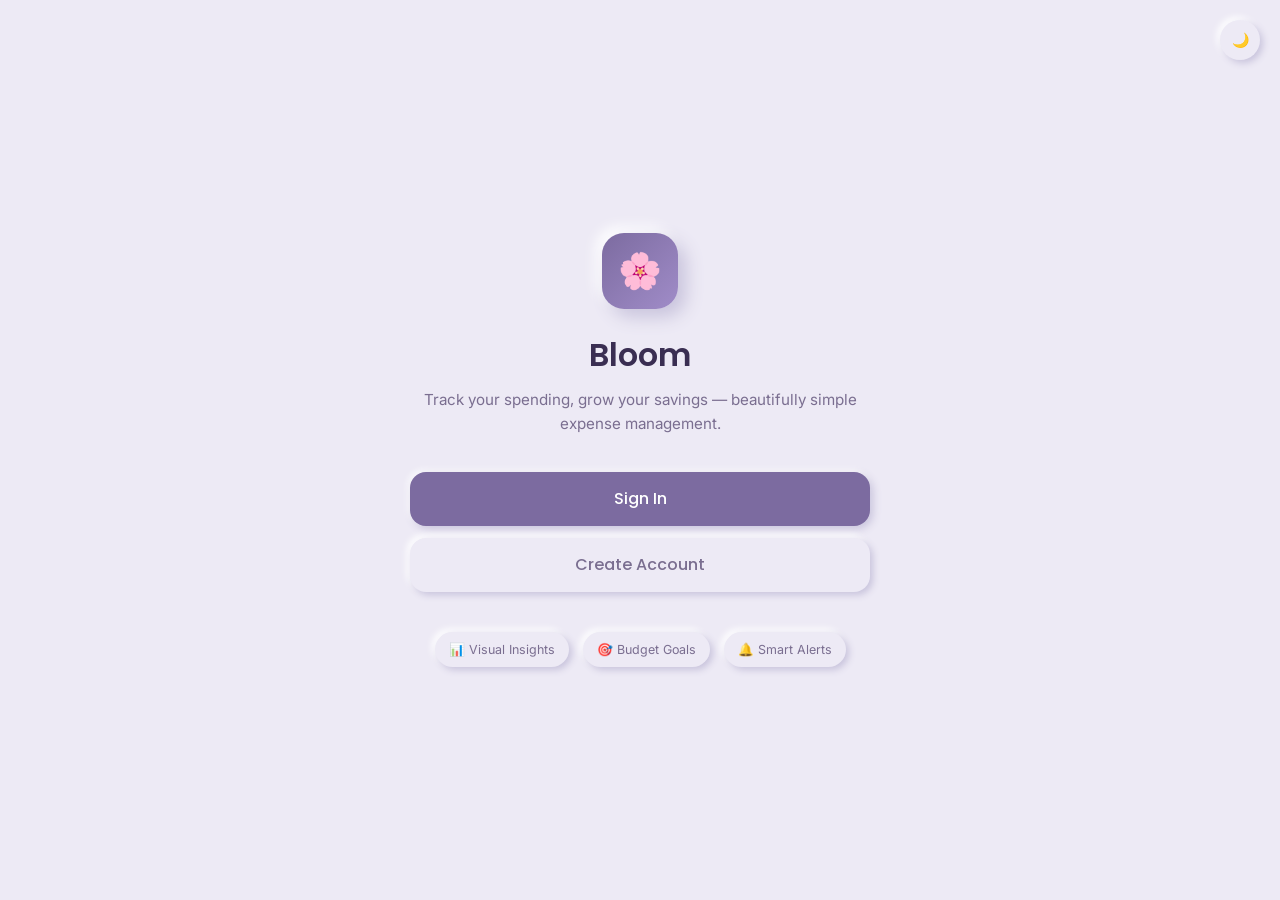
<file: bloom-tracker/pages/notifications.html>
<!DOCTYPE html>
<html lang="en">
<head>
<meta charset="UTF-8">
<meta name="viewport" content="width=device-width, initial-scale=1.0">
<title>Notifications — Bloom</title>
<link rel="stylesheet" href="../css/neo.css">
<style>
  .notif-item { display: flex; align-items: flex-start; gap: 14px; padding: 16px; border-radius: 16px; margin-bottom: 10px; cursor: pointer; transition: all 0.2s; }
  .notif-item.unread { box-shadow: 4px 4px 10px var(--shadow-dark), -4px -4px 10px var(--shadow-light); }
  .notif-item.read { opacity: 0.65; }
  .notif-icon { width: 42px; height: 42px; border-radius: 12px; display: flex; align-items: center; justify-content: center; font-size: 1.1rem; flex-shrink: 0; }
  .notif-dot { width: 8px; height: 8px; border-radius: 50%; background: var(--primary); flex-shrink: 0; margin-top: 6px; }
  .settings-row { display: flex; align-items: center; justify-content: space-between; padding: 14px 0; border-bottom: 1px solid var(--border); }
  .settings-row:last-child { border-bottom: none; }
</style>
</head>
<body>

<div class="app-shell">
  <div id="navSlot"></div>
  <div class="main-content">
    <div id="topbarSlot"></div>

    <div class="page-body">
      <div class="page-heading">
        <div>
          <h1>Notifications</h1>
          <p>Stay on top of budget alerts and updates</p>
        </div>
        <button class="btn btn-ghost" onclick="markAllRead()">Mark all as read</button>
      </div>

      <div class="grid-2" style="grid-template-columns: 2fr 1fr; gap: 24px;">
        <div class="card">
          <div id="notifList"></div>
          <div id="emptyState"></div>
        </div>

        <div class="card" style="height:fit-content;">
          <h3 class="mb-16">Alert Preferences</h3>
          <div class="settings-row">
            <div>
              <div style="font-weight:500;font-size:0.875rem;">Budget Warnings</div>
              <div class="label" style="font-size:0.7rem;">Alert at 80% of limit</div>
            </div>
            <div class="toggle-wrap" onclick="toggleSetting('budgetWarnings', this)">
              <div class="toggle on" id="toggle-budgetWarnings"></div>
            </div>
          </div>
          <div class="settings-row">
            <div>
              <div style="font-weight:500;font-size:0.875rem;">Over Budget Alerts</div>
              <div class="label" style="font-size:0.7rem;">Alert when limit exceeded</div>
            </div>
            <div class="toggle-wrap" onclick="toggleSetting('overBudgetAlerts', this)">
              <div class="toggle on" id="toggle-overBudgetAlerts"></div>
            </div>
          </div>
          <div class="settings-row">
            <div>
              <div style="font-weight:500;font-size:0.875rem;">Goal Milestones</div>
              <div class="label" style="font-size:0.7rem;">Celebrate progress</div>
            </div>
            <div class="toggle-wrap" onclick="toggleSetting('goalMilestones', this)">
              <div class="toggle on" id="toggle-goalMilestones"></div>
            </div>
          </div>
        </div>
      </div>
    </div>
  </div>
</div>

<script src="../js/core.js"></script>
<script>
  ThemeManager.init();
  if (!Auth.requireAuth()) throw new Error('redirect');
  const session = Auth.getSession();

  document.getElementById('navSlot').innerHTML = buildNav('notifications.html');
  document.getElementById('topbarSlot').innerHTML = buildTopbar('Notifications');

  const TYPE_META = {
    danger:  { icon: '🚨', bg: 'rgba(212,115,122,0.15)', color: 'var(--danger)' },
    warning: { icon: '⚠️', bg: 'rgba(232,184,109,0.15)', color: 'var(--warning)' },
    success: { icon: '✅', bg: 'rgba(110,184,154,0.15)', color: 'var(--success)' },
    info:    { icon: 'ℹ️', bg: 'rgba(122,184,212,0.15)', color: 'var(--info)' }
  };

  function render() {
    const notifs = Notify.getAll(session.id);
    document.getElementById('emptyState').innerHTML = notifs.length === 0 ? `
      <div class="empty-state">
        <div class="empty-icon">🔔</div>
        <h3>No notifications yet</h3>
        <p>We'll alert you here about budget warnings and milestones</p>
      </div>` : '';

    document.getElementById('notifList').innerHTML = notifs.map(n => {
      const meta = TYPE_META[n.type] || TYPE_META.info;
      return `
        <div class="notif-item neo-flat ${n.read ? 'read' : 'unread'}" onclick="markRead('${n.id}')">
          <div class="notif-icon" style="background:${meta.bg};color:${meta.color};">${meta.icon}</div>
          <div style="flex:1;">
            <div style="font-size:0.875rem;font-weight:500;">${n.message}</div>
            <div class="label" style="font-size:0.7rem;">${Fmt.relativeTime(n.time)}</div>
          </div>
          ${!n.read ? '<div class="notif-dot"></div>' : ''}
        </div>
      `;
    }).join('');
  }

  function markRead(id) { Notify.markRead(session.id, id); render(); }
  function markAllRead() { Notify.markAllRead(session.id); render(); Notify.show('All notifications marked as read', 'success'); }

  function toggleSetting(key, el) {
    const toggle = el.querySelector('.toggle');
    const current = toggle.classList.contains('on');
    toggle.classList.toggle('on', !current);
    const prefs = DB.get('notif_prefs_' + session.id, {});
    prefs[key] = !current;
    DB.set('notif_prefs_' + session.id, prefs);
  }

  // Load saved prefs
  const prefs = DB.get('notif_prefs_' + session.id, { budgetWarnings: true, overBudgetAlerts: true, goalMilestones: true });
  Object.keys(prefs).forEach(key => {
    const t = document.getElementById('toggle-' + key);
    if (t) t.classList.toggle('on', prefs[key]);
  });

  render();
</script>
</body>
</html>
</file>
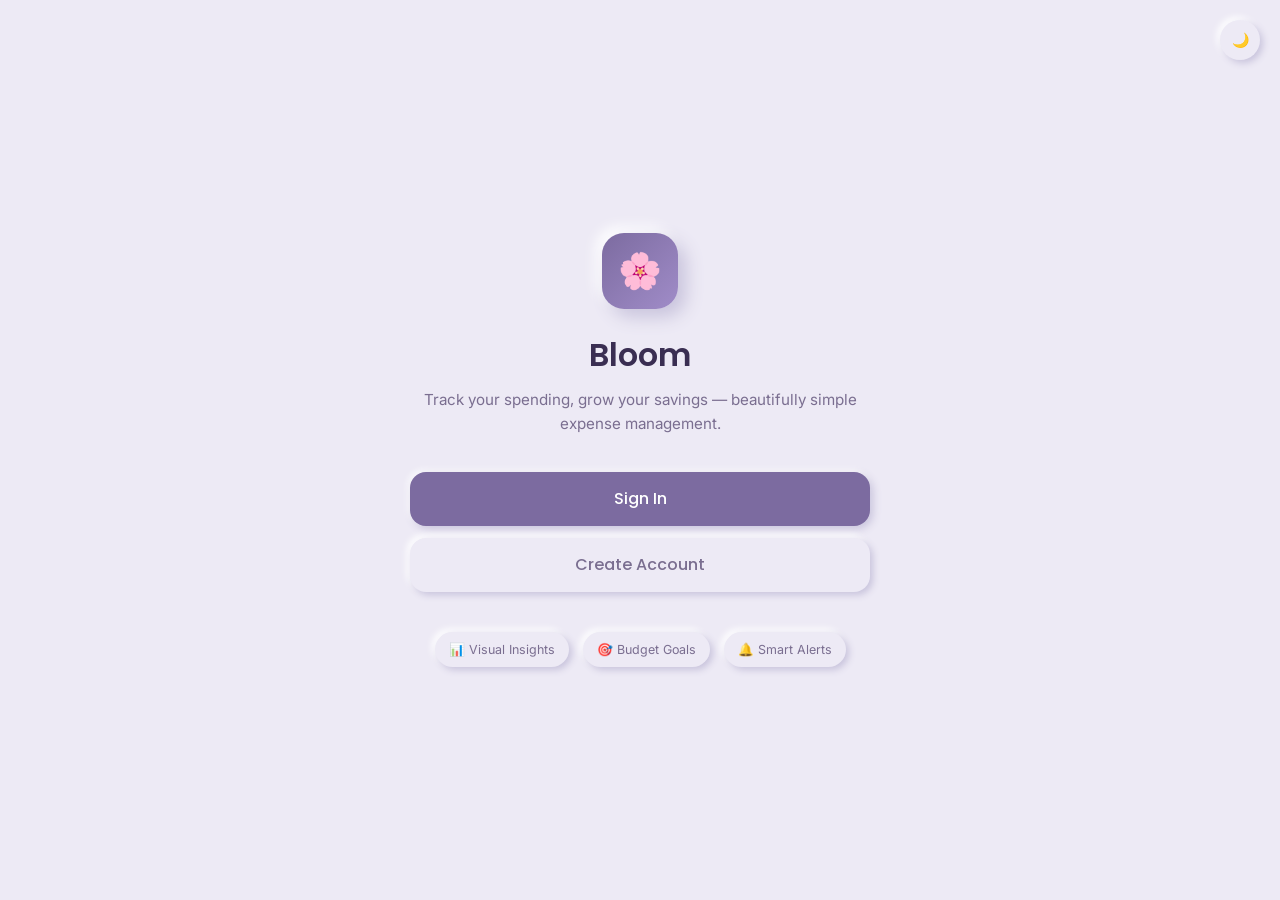
<file: bloom-tracker/pages/settings.html>
<!DOCTYPE html>
<html lang="en">
<head>
<meta charset="UTF-8">
<meta name="viewport" content="width=device-width, initial-scale=1.0">
<title>Settings — Bloom</title>
<link rel="stylesheet" href="../css/neo.css">
<style>
  .settings-section { margin-bottom: 24px; }
  .settings-row { display: flex; align-items: center; justify-content: space-between; padding: 16px 0; border-bottom: 1px solid var(--border); gap: 16px; flex-wrap: wrap; }
  .settings-row:last-child { border-bottom: none; }
  .settings-row-label { font-weight: 500; font-size: 0.9rem; }
  .settings-row-desc { font-size: 0.78rem; color: var(--text-muted); margin-top: 2px; }
  .profile-header { display: flex; align-items: center; gap: 18px; margin-bottom: 24px; }
  .profile-avatar-big { width: 72px; height: 72px; border-radius: 50%; background: linear-gradient(135deg, var(--primary), var(--accent)); display: flex; align-items: center; justify-content: center; color: #fff; font-family: var(--font-display); font-weight: 700; font-size: 1.8rem; box-shadow: 6px 6px 14px var(--shadow-dark), -4px -4px 10px var(--shadow-light); }
  .theme-options { display: flex; gap: 12px; }
  .theme-option { flex: 1; padding: 16px; border-radius: 16px; cursor: pointer; text-align: center; transition: all 0.2s; }
  .theme-option.selected { box-shadow: inset 3px 3px 7px var(--shadow-dark), inset -3px -3px 7px var(--shadow-light); }
  .theme-preview { width: 100%; height: 50px; border-radius: 10px; margin-bottom: 8px; }
  .danger-zone { border: 1.5px solid rgba(212,115,122,0.3); border-radius: 20px; padding: 20px; }
</style>
</head>
<body>

<div class="app-shell">
  <div id="navSlot"></div>
  <div class="main-content">
    <div id="topbarSlot"></div>

    <div class="page-body">
      <div class="page-heading">
        <div>
          <h1>Settings</h1>
          <p>Manage your profile, preferences, and data</p>
        </div>
      </div>

      <div class="grid-2" style="grid-template-columns: 1.4fr 1fr; align-items: start;">
        <div>
          <!-- Profile -->
          <div class="card settings-section">
            <h3 class="mb-20">Profile</h3>
            <div class="profile-header">
              <div class="profile-avatar-big" id="profileAvatar">?</div>
              <div>
                <div style="font-weight:600;font-size:1.1rem;" id="profileName">—</div>
                <div class="label" id="profileEmail">—</div>
              </div>
            </div>
            <form id="profileForm" novalidate>
              <div class="form-group mb-16">
                <label class="form-label">Full Name</label>
                <input type="text" id="nameInput" class="form-input" required>
              </div>
              <div class="form-group mb-20">
                <label class="form-label">Email Address</label>
                <input type="email" id="emailInput" class="form-input" disabled>
              </div>
              <button type="submit" class="btn btn-primary">Save Profile</button>
            </form>
          </div>

          <!-- Preferences -->
          <div class="card settings-section">
            <h3 class="mb-20">Appearance</h3>
            <div class="theme-options mb-20">
              <div class="theme-option neo-flat" id="lightOption" onclick="selectTheme('light')">
                <div class="theme-preview" style="background:linear-gradient(135deg,#EDEAF5,#fff);"></div>
                <span style="font-size:0.85rem;">☀️ Light</span>
              </div>
              <div class="theme-option neo-flat" id="darkOption" onclick="selectTheme('dark')">
                <div class="theme-preview" style="background:linear-gradient(135deg,#1E1A2E,#2A2540);"></div>
                <span style="font-size:0.85rem;">🌙 Dark</span>
              </div>
            </div>
            <div class="settings-row">
              <div>
                <div class="settings-row-label">Currency</div>
                <div class="settings-row-desc">Display currency for amounts</div>
              </div>
              <select class="form-select" id="currencySelect" style="width:140px;">
                <option value="₹">₹ INR</option>
                <option value="$">$ USD</option>
                <option value="€">€ EUR</option>
                <option value="£">£ GBP</option>
              </select>
            </div>
          </div>

          <!-- Data Management -->
          <div class="card settings-section">
            <h3 class="mb-20">Data Management</h3>
            <div class="settings-row">
              <div>
                <div class="settings-row-label">Export Data</div>
                <div class="settings-row-desc">Download all your data as JSON</div>
              </div>
              <button class="btn btn-ghost" onclick="exportData()">⬇️ Export</button>
            </div>
            <div class="settings-row">
              <div>
                <div class="settings-row-label">Export Transactions (CSV)</div>
                <div class="settings-row-desc">Download transactions as spreadsheet</div>
              </div>
              <button class="btn btn-ghost" onclick="exportCSV()">⬇️ Export CSV</button>
            </div>
          </div>

          <!-- Danger Zone -->
          <div class="card">
            <h3 class="mb-16" style="color:var(--danger);">Danger Zone</h3>
            <div class="danger-zone">
              <div class="settings-row">
                <div>
                  <div class="settings-row-label">Clear All Data</div>
                  <div class="settings-row-desc">Permanently delete all transactions, budgets, and goals</div>
                </div>
                <button class="btn btn-danger" onclick="openClearModal()">Clear Data</button>
              </div>
              <div class="settings-row">
                <div>
                  <div class="settings-row-label">Sign Out</div>
                  <div class="settings-row-desc">Log out of your account</div>
                </div>
                <button class="btn btn-ghost" onclick="Auth.logout()">Sign Out</button>
              </div>
            </div>
          </div>
        </div>

        <!-- Account Summary Sidebar -->
        <div class="card">
          <h3 class="mb-16">Account Summary</h3>
          <div id="accountSummary"></div>
        </div>
      </div>
    </div>
  </div>
</div>

<div class="modal-overlay" id="clearModal">
  <div class="modal" style="max-width:400px;">
    <h3 class="mb-12">Clear all data?</h3>
    <p class="mb-24">This will permanently delete all your transactions, budgets, goals, and categories. This action cannot be undone.</p>
    <div class="flex gap-12">
      <button class="btn btn-ghost w-full" onclick="closeClearModal()">Cancel</button>
      <button class="btn btn-danger w-full" onclick="confirmClear()">Yes, Clear Everything</button>
    </div>
  </div>
</div>

<script src="../js/core.js"></script>
<script>
  ThemeManager.init();
  if (!Auth.requireAuth()) throw new Error('redirect');
  const session = Auth.getSession();

  document.getElementById('navSlot').innerHTML = buildNav('settings.html');
  document.getElementById('topbarSlot').innerHTML = buildTopbar('Settings');

  document.getElementById('profileAvatar').textContent = session.avatar;
  document.getElementById('profileName').textContent = session.name;
  document.getElementById('profileEmail').textContent = session.email;
  document.getElementById('nameInput').value = session.name;
  document.getElementById('emailInput').value = session.email;

  const currentTheme = document.documentElement.getAttribute('data-theme');
  function updateThemeSelection() {
    const t = document.documentElement.getAttribute('data-theme');
    document.getElementById('lightOption').classList.toggle('selected', t !== 'dark');
    document.getElementById('darkOption').classList.toggle('selected', t === 'dark');
  }
  updateThemeSelection();
  function selectTheme(theme) { ThemeManager.set(theme); updateThemeSelection(); }

  const currency = DB.get('currency_' + session.id, '₹');
  document.getElementById('currencySelect').value = currency;
  document.getElementById('currencySelect').addEventListener('change', function() {
    DB.set('currency_' + session.id, this.value);
    Notify.show('Currency preference saved', 'success');
  });

  document.getElementById('profileForm').addEventListener('submit', (e) => {
    e.preventDefault();
    const nameInput = document.getElementById('nameInput');
    if (!nameInput.value.trim()) { nameInput.classList.add('invalid'); return; }
    nameInput.classList.remove('invalid');

    const users = DB.get('users', []);
    const updated = users.map(u => u.id === session.id ? { ...u, name: nameInput.value.trim() } : u);
    DB.set('users', updated);
    DB.set('session', { ...session, name: nameInput.value.trim(), avatar: nameInput.value.trim()[0].toUpperCase() });
    Notify.show('Profile updated', 'success');
    setTimeout(() => location.reload(), 800);
  });

  // Account Summary
  function renderSummary() {
    const txCount = TxManager.getAll(session.id).length;
    const budgetCount = BudgetManager.getAll(session.id).length;
    const goalCount = GoalManager.getAll(session.id).length;
    const catCount = CatManager.getAll(session.id).length;
    const memberSince = DB.get('users', []).find(u => u.id === session.id)?.createdAt;

    const items = [
      { icon: '💸', label: 'Transactions', value: txCount },
      { icon: '🎯', label: 'Active Budgets', value: budgetCount },
      { icon: '🚀', label: 'Savings Goals', value: goalCount },
      { icon: '🏷️', label: 'Categories', value: catCount },
      { icon: '📅', label: 'Member Since', value: memberSince ? Fmt.date(memberSince) : '—' }
    ];
    document.getElementById('accountSummary').innerHTML = items.map(i => `
      <div class="settings-row">
        <span class="flex items-center gap-8" style="font-size:0.85rem;color:var(--text-muted);">${i.icon} ${i.label}</span>
        <span style="font-weight:600;font-family:var(--font-display);">${i.value}</span>
      </div>
    `).join('');
  }
  renderSummary();

  // Export
  function exportData() {
    const data = {
      profile: session,
      transactions: TxManager.getAll(session.id),
      budgets: BudgetManager.getAll(session.id),
      goals: GoalManager.getAll(session.id),
      categories: CatManager.getAll(session.id),
      exportedAt: new Date().toISOString()
    };
    const blob = new Blob([JSON.stringify(data, null, 2)], { type: 'application/json' });
    const url = URL.createObjectURL(blob);
    const a = document.createElement('a');
    a.href = url;
    a.download = `bloom-export-${new Date().toISOString().split('T')[0]}.json`;
    a.click();
    URL.revokeObjectURL(url);
    Notify.show('Data exported successfully', 'success');
  }

  function exportCSV() {
    const tx = TxManager.getAll(session.id);
    if (tx.length === 0) { Notify.show('No transactions to export', 'warning'); return; }
    const headers = ['Date', 'Description', 'Category', 'Type', 'Amount', 'Note'];
    const rows = tx.map(t => [t.date, `"${t.desc.replace(/"/g, '""')}"`, t.category, t.type, t.amount, `"${(t.note || '').replace(/"/g, '""')}"`]);
    const csv = [headers.join(','), ...rows.map(r => r.join(','))].join('\n');
    const blob = new Blob([csv], { type: 'text/csv' });
    const url = URL.createObjectURL(blob);
    const a = document.createElement('a');
    a.href = url;
    a.download = `bloom-transactions-${new Date().toISOString().split('T')[0]}.csv`;
    a.click();
    URL.revokeObjectURL(url);
    Notify.show('Transactions exported as CSV', 'success');
  }

  function openClearModal() { document.getElementById('clearModal').classList.add('open'); }
  function closeClearModal() { document.getElementById('clearModal').classList.remove('open'); }
  function confirmClear() {
    DB.remove(`tx_${session.id}`);
    DB.remove(`budgets_${session.id}`);
    DB.remove(`goals_${session.id}`);
    DB.remove(`cats_${session.id}`);
    DB.remove(`notifs_${session.id}`);
    closeClearModal();
    Notify.show('All data cleared', 'success');
    setTimeout(() => location.reload(), 800);
  }

  document.getElementById('nameInput').addEventListener('input', function() { this.classList.remove('invalid'); });
</script>
</body>
</html>
</file>
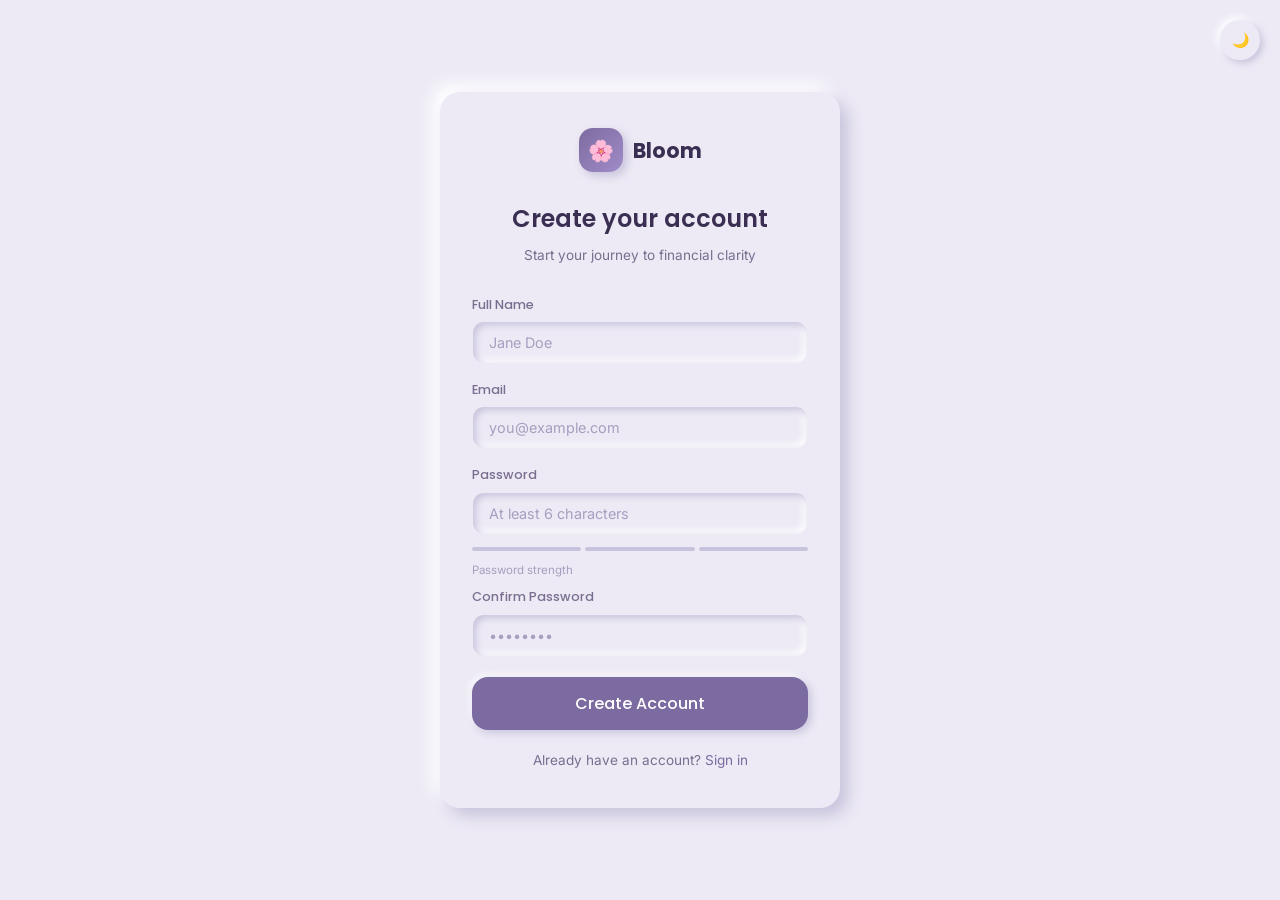
<file: bloom-tracker/pages/signup.html>
<!DOCTYPE html>
<html lang="en">
<head>
<meta charset="UTF-8">
<meta name="viewport" content="width=device-width, initial-scale=1.0">
<title>Create Account — Bloom</title>
<link rel="stylesheet" href="../css/neo.css">
<style>
  body { display: flex; align-items: center; justify-content: center; padding: 24px; }
  .auth-card { max-width: 400px; width: 100%; padding: 36px 32px; }
  .auth-logo { display: flex; align-items: center; justify-content: center; gap: 10px; margin-bottom: 28px; }
  .auth-logo .logo-icon {
    width: 44px; height: 44px; border-radius: 14px;
    background: linear-gradient(135deg, var(--primary), var(--accent));
    display: flex; align-items: center; justify-content: center; font-size: 1.3rem;
    box-shadow: 4px 4px 10px var(--shadow-dark);
  }
  .auth-logo span { font-family: var(--font-display); font-weight: 700; font-size: 1.3rem; }
  .auth-title { text-align: center; margin-bottom: 6px; }
  .auth-sub { text-align: center; margin-bottom: 28px; font-size: 0.85rem; }
  .auth-footer { text-align: center; margin-top: 20px; font-size: 0.85rem; color: var(--text-muted); }
  .theme-fab { position: fixed; top: 20px; right: 20px; }
  .strength-bar { display: flex; gap: 4px; margin-top: 6px; }
  .strength-seg { height: 4px; flex: 1; border-radius: 4px; background: var(--shadow-dark); transition: background 0.3s; }
  .strength-label { font-size: 0.72rem; color: var(--text-light); margin-top: 4px; }
</style>
</head>
<body>

<button class="btn btn-ghost btn-icon theme-fab" onclick="ThemeManager.toggle()">
  <span id="themeIcon">🌙</span>
</button>

<div class="card auth-card animate-in">
  <div class="auth-logo">
    <div class="logo-icon">🌸</div>
    <span>Bloom</span>
  </div>
  <h2 class="auth-title">Create your account</h2>
  <p class="auth-sub">Start your journey to financial clarity</p>

  <form id="signupForm" novalidate>
    <div class="form-group mb-16">
      <label class="form-label" for="name">Full Name</label>
      <input type="text" id="name" class="form-input" placeholder="Jane Doe" autocomplete="name" required>
      <span class="form-error" id="nameError">Please enter your name.</span>
    </div>

    <div class="form-group mb-16">
      <label class="form-label" for="email">Email</label>
      <input type="email" id="email" class="form-input" placeholder="you@example.com" autocomplete="email" required>
      <span class="form-error" id="emailError">Please enter a valid email address.</span>
    </div>

    <div class="form-group mb-8">
      <label class="form-label" for="password">Password</label>
      <input type="password" id="password" class="form-input" placeholder="At least 6 characters" autocomplete="new-password" required>
      <span class="form-error" id="passwordError">Password must be at least 6 characters.</span>
      <div class="strength-bar">
        <div class="strength-seg" id="seg1"></div>
        <div class="strength-seg" id="seg2"></div>
        <div class="strength-seg" id="seg3"></div>
      </div>
      <div class="strength-label" id="strengthLabel">Password strength</div>
    </div>

    <div class="form-group mb-20">
      <label class="form-label" for="confirmPassword">Confirm Password</label>
      <input type="password" id="confirmPassword" class="form-input" placeholder="••••••••" autocomplete="new-password" required>
      <span class="form-error" id="confirmError">Passwords do not match.</span>
    </div>

    <button type="submit" class="btn btn-primary btn-full btn-lg" id="signupBtn">Create Account</button>
  </form>

  <div class="auth-footer">
    Already have an account? <a href="login.html">Sign in</a>
  </div>
</div>

<script src="../js/core.js"></script>
<script>
  ThemeManager.init();
  if (Auth.getSession()) window.location.href = 'dashboard.html';

  const form = document.getElementById('signupForm');
  const nameInput = document.getElementById('name');
  const emailInput = document.getElementById('email');
  const passwordInput = document.getElementById('password');
  const confirmInput = document.getElementById('confirmPassword');

  function validateEmail(v) { return /^[^\s@]+@[^\s@]+\.[^\s@]+$/.test(v); }

  passwordInput.addEventListener('input', () => {
    const v = passwordInput.value;
    let score = 0;
    if (v.length >= 6) score++;
    if (v.length >= 10 && /[A-Z]/.test(v) && /[0-9]/.test(v)) score++;
    if (v.length >= 10 && /[!@#$%^&*]/.test(v) && /[A-Z]/.test(v) && /[0-9]/.test(v)) score++;

    const segs = [document.getElementById('seg1'), document.getElementById('seg2'), document.getElementById('seg3')];
    const colors = ['var(--danger)', 'var(--warning)', 'var(--success)'];
    const labels = ['Weak', 'Good', 'Strong'];
    segs.forEach((s, i) => s.style.background = i < score ? colors[score - 1] : 'var(--shadow-dark)');
    document.getElementById('strengthLabel').textContent = v.length === 0 ? 'Password strength' : labels[Math.max(0, score - 1)];
  });

  form.addEventListener('submit', (e) => {
    e.preventDefault();
    let valid = true;

    if (!nameInput.value.trim()) { nameInput.classList.add('invalid'); valid = false; } else { nameInput.classList.remove('invalid'); }
    if (!validateEmail(emailInput.value.trim())) { emailInput.classList.add('invalid'); valid = false; } else { emailInput.classList.remove('invalid'); }
    if (passwordInput.value.length < 6) { passwordInput.classList.add('invalid'); valid = false; } else { passwordInput.classList.remove('invalid'); }
    if (confirmInput.value !== passwordInput.value || !confirmInput.value) { confirmInput.classList.add('invalid'); valid = false; } else { confirmInput.classList.remove('invalid'); }

    if (!valid) return;

    const btn = document.getElementById('signupBtn');
    btn.disabled = true;
    btn.textContent = 'Creating account...';

    setTimeout(() => {
      const result = Auth.signup(nameInput.value.trim(), emailInput.value.trim(), passwordInput.value);
      if (result.ok) {
        window.location.href = 'dashboard.html';
      } else {
        btn.disabled = false;
        btn.textContent = 'Create Account';
        emailInput.classList.add('invalid');
        document.getElementById('emailError').textContent = result.msg;
        Notify.show(result.msg, 'danger');
      }
    }, 500);
  });

  [nameInput, emailInput, passwordInput, confirmInput].forEach(inp => {
    inp.addEventListener('input', () => inp.classList.remove('invalid'));
  });
</script>
</body>
</html>
</file>
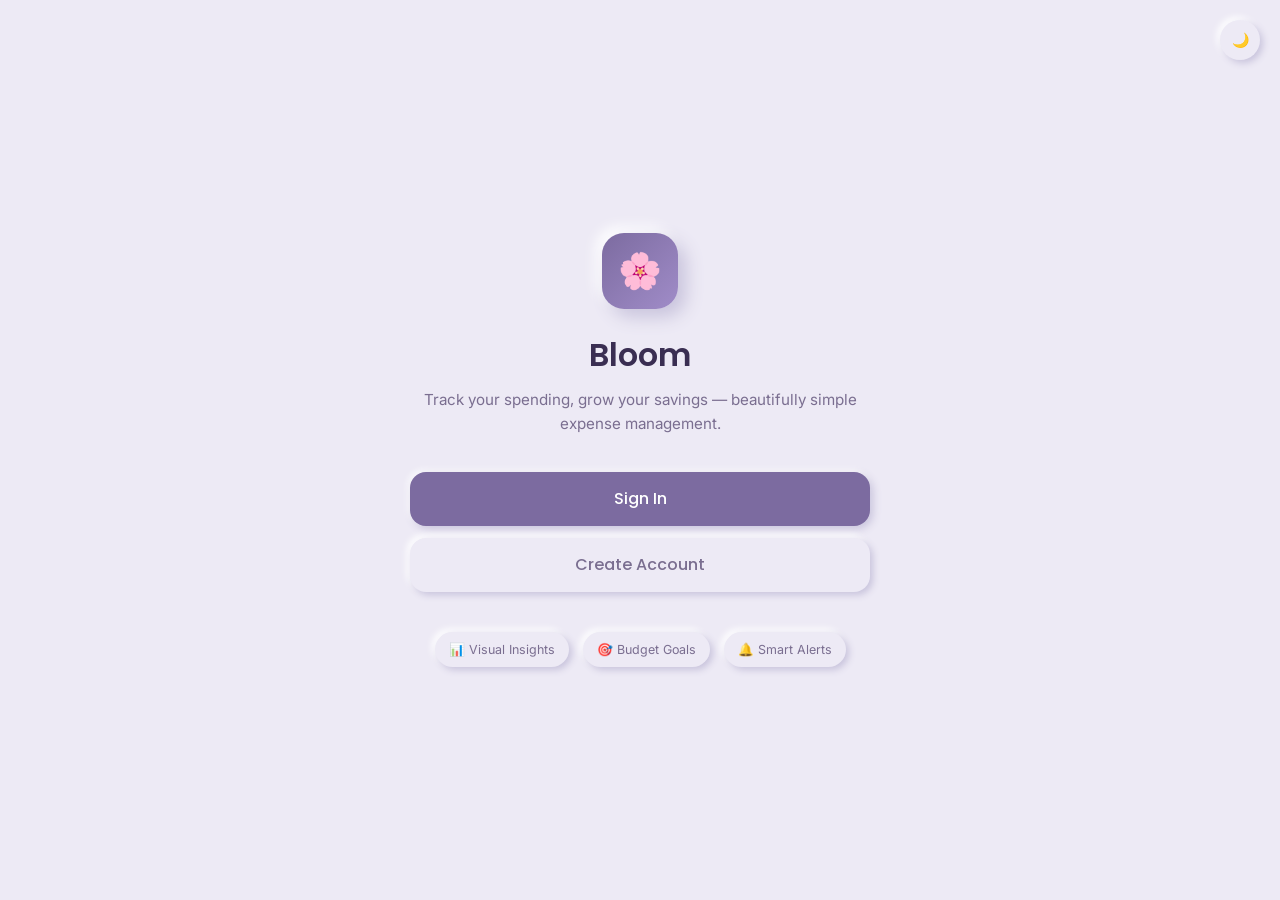
<file: bloom-tracker/pages/transactions.html>
<!DOCTYPE html>
<html lang="en">
<head>
<meta charset="UTF-8">
<meta name="viewport" content="width=device-width, initial-scale=1.0">
<title>Transactions — Bloom</title>
<link rel="stylesheet" href="../css/neo.css">
<style>
  .filter-bar { display: flex; gap: 12px; flex-wrap: wrap; align-items: center; margin-bottom: 20px; }
  .filter-bar .form-select, .filter-bar .form-input { min-width: 150px; }
  .search-box { flex: 1; min-width: 200px; }
  .tx-type-toggle { display: flex; gap: 8px; padding: 4px; border-radius: 14px; }
  .tx-type-btn { padding: 8px 16px; border-radius: 10px; border: none; background: transparent; cursor: pointer; font-family: var(--font-display); font-size: 0.85rem; font-weight: 500; color: var(--text-muted); transition: all 0.2s; }
  .tx-type-btn.active.expense { background: var(--danger); color: #fff; }
  .tx-type-btn.active.income { background: var(--success); color: #fff; }
  .cat-icon-cell { width: 32px; height: 32px; border-radius: 9px; display: flex; align-items: center; justify-content: center; font-size: 0.95rem; }
  .icon-picker { display: flex; flex-wrap: wrap; gap: 8px; max-height: 120px; overflow-y: auto; padding: 4px; }
  .icon-opt { width: 38px; height: 38px; border-radius: 10px; display: flex; align-items: center; justify-content: center; font-size: 1.1rem; cursor: pointer; transition: all 0.2s; }
  .icon-opt.selected { box-shadow: inset 2px 2px 5px var(--shadow-dark), inset -2px -2px 5px var(--shadow-light); background: var(--primary); }
  .pagination { display: flex; justify-content: center; gap: 8px; margin-top: 20px; }
  .page-btn { width: 36px; height: 36px; border-radius: 10px; display: flex; align-items: center; justify-content: center; cursor: pointer; font-size: 0.85rem; font-family: var(--font-display); }
  .page-btn.active { background: var(--primary); color: #fff; box-shadow: 3px 3px 8px var(--shadow-dark); }
</style>
</head>
<body>

<div class="app-shell">
  <div id="navSlot"></div>
  <div class="main-content">
    <div id="topbarSlot"></div>

    <div class="page-body">
      <div class="page-heading">
        <div>
          <h1>Transactions</h1>
          <p>Manage all your income and expenses</p>
        </div>
        <button class="btn btn-primary" onclick="openTxModal()">+ Add Transaction</button>
      </div>

      <div class="card mb-20">
        <div class="filter-bar">
          <input type="text" class="form-input search-box" id="searchInput" placeholder="🔍 Search transactions...">
          <select class="form-select" id="categoryFilter">
            <option value="">All Categories</option>
          </select>
          <select class="form-select" id="sortFilter">
            <option value="date-desc">Newest First</option>
            <option value="date-asc">Oldest First</option>
            <option value="amount-desc">Highest Amount</option>
            <option value="amount-asc">Lowest Amount</option>
          </select>
          <div class="tx-type-toggle neo-inset">
            <button class="tx-type-btn active" data-type="all" onclick="setTypeFilter('all')">All</button>
            <button class="tx-type-btn expense" data-type="expense" onclick="setTypeFilter('expense')">Expenses</button>
            <button class="tx-type-btn income" data-type="income" onclick="setTypeFilter('income')">Income</button>
          </div>
        </div>
      </div>

      <div class="card">
        <div style="overflow-x:auto;">
          <table class="neo-table" id="txTable">
            <thead>
              <tr>
                <th></th>
                <th>Description</th>
                <th>Category</th>
                <th>Date</th>
                <th class="text-right">Amount</th>
                <th class="text-right">Actions</th>
              </tr>
            </thead>
            <tbody id="txTableBody"></tbody>
          </table>
        </div>
        <div id="emptyState"></div>
        <div class="pagination" id="pagination"></div>
      </div>
    </div>
  </div>
</div>

<!-- Add/Edit Transaction Modal -->
<div class="modal-overlay" id="txModal">
  <div class="modal">
    <div class="modal-header">
      <h3 id="modalTitle">Add Transaction</h3>
      <button class="btn btn-ghost btn-icon" onclick="closeTxModal()">✕</button>
    </div>
    <form id="txForm" novalidate>
      <input type="hidden" id="txId">
      <div class="tx-type-toggle neo-inset mb-16" style="width:fit-content;">
        <button type="button" class="tx-type-btn expense active" id="typeExpenseBtn" onclick="setFormType('expense')">Expense</button>
        <button type="button" class="tx-type-btn income" id="typeIncomeBtn" onclick="setFormType('income')">Income</button>
      </div>
      <input type="hidden" id="formType" value="expense">

      <div class="form-group mb-16">
        <label class="form-label">Description</label>
        <input type="text" id="descInput" class="form-input" placeholder="e.g. Grocery shopping" required>
        <span class="form-error" id="descError">Please enter a description.</span>
      </div>

      <div class="grid-2 mb-16">
        <div class="form-group">
          <label class="form-label">Amount (₹)</label>
          <input type="number" id="amountInput" class="form-input" placeholder="0.00" min="0.01" step="0.01" required>
          <span class="form-error" id="amountError">Enter a valid amount greater than 0.</span>
        </div>
        <div class="form-group">
          <label class="form-label">Date</label>
          <input type="date" id="dateInput" class="form-input" required>
          <span class="form-error" id="dateError">Please select a date.</span>
        </div>
      </div>

      <div class="form-group mb-16">
        <label class="form-label">Category</label>
        <select class="form-select" id="catInput" required></select>
      </div>

      <div class="form-group mb-24">
        <label class="form-label">Note (optional)</label>
        <textarea class="form-textarea" id="noteInput" placeholder="Add a note..."></textarea>
      </div>

      <div class="flex gap-12">
        <button type="button" class="btn btn-ghost w-full" onclick="closeTxModal()">Cancel</button>
        <button type="submit" class="btn btn-primary w-full">Save Transaction</button>
      </div>
    </form>
  </div>
</div>

<!-- Delete Confirm Modal -->
<div class="modal-overlay" id="deleteModal">
  <div class="modal" style="max-width:380px;">
    <h3 class="mb-12">Delete transaction?</h3>
    <p class="mb-24">This action cannot be undone.</p>
    <div class="flex gap-12">
      <button class="btn btn-ghost w-full" onclick="closeDeleteModal()">Cancel</button>
      <button class="btn btn-danger w-full" onclick="confirmDelete()">Delete</button>
    </div>
  </div>
</div>

<script src="../js/core.js"></script>
<script>
  ThemeManager.init();
  if (!Auth.requireAuth()) throw new Error('redirect');
  const session = Auth.getSession();

  document.getElementById('navSlot').innerHTML = buildNav('transactions.html');
  document.getElementById('topbarSlot').innerHTML = buildTopbar('Transactions');

  let allTx = TxManager.getAll(session.id);
  let categories = CatManager.getAll(session.id);
  let typeFilter = 'all';
  let currentPage = 1;
  const PAGE_SIZE = 8;
  let deleteTargetId = null;

  // Populate category filter & form select
  document.getElementById('categoryFilter').innerHTML += categories.map(c => `<option value="${c.name}">${c.icon} ${c.name}</option>`).join('');
  document.getElementById('catInput').innerHTML = categories.map(c => `<option value="${c.name}" data-type="${c.type}">${c.icon} ${c.name}</option>`).join('');

  function getCatMeta(name) {
    return categories.find(c => c.name === name) || { icon: '💳', color: '#A8A8A8' };
  }

  function setTypeFilter(type) {
    typeFilter = type;
    document.querySelectorAll('.tx-type-toggle:not(#txModal *) .tx-type-btn').forEach(b => b.classList.toggle('active', b.dataset.type === type));
    currentPage = 1;
    renderTable();
  }

  function setFormType(type) {
    document.getElementById('formType').value = type;
    document.getElementById('typeExpenseBtn').classList.toggle('active', type === 'expense');
    document.getElementById('typeIncomeBtn').classList.toggle('active', type === 'income');
    const opts = Array.from(document.getElementById('catInput').options);
    const match = opts.find(o => o.dataset.type === type);
    if (match) document.getElementById('catInput').value = match.value;
  }

  function getFiltered() {
    let list = [...allTx];
    const search = document.getElementById('searchInput').value.toLowerCase().trim();
    const cat = document.getElementById('categoryFilter').value;
    const sort = document.getElementById('sortFilter').value;

    if (typeFilter !== 'all') list = list.filter(t => t.type === typeFilter);
    if (search) list = list.filter(t => t.desc.toLowerCase().includes(search) || t.category.toLowerCase().includes(search));
    if (cat) list = list.filter(t => t.category === cat);

    list.sort((a, b) => {
      if (sort === 'date-desc') return new Date(b.date) - new Date(a.date);
      if (sort === 'date-asc') return new Date(a.date) - new Date(b.date);
      if (sort === 'amount-desc') return Math.abs(b.amount) - Math.abs(a.amount);
      if (sort === 'amount-asc') return Math.abs(a.amount) - Math.abs(b.amount);
    });
    return list;
  }

  function renderTable() {
    const filtered = getFiltered();
    const totalPages = Math.max(1, Math.ceil(filtered.length / PAGE_SIZE));
    currentPage = Math.min(currentPage, totalPages);
    const pageItems = filtered.slice((currentPage - 1) * PAGE_SIZE, currentPage * PAGE_SIZE);

    document.getElementById('emptyState').innerHTML = filtered.length === 0 ? `
      <div class="empty-state">
        <div class="empty-icon">🔍</div>
        <h3>No transactions found</h3>
        <p>Try adjusting your filters or add a new transaction</p>
      </div>` : '';

    document.getElementById('txTable').style.display = filtered.length === 0 ? 'none' : 'table';

    document.getElementById('txTableBody').innerHTML = pageItems.map(t => {
      const cat = getCatMeta(t.category);
      return `
        <tr>
          <td><div class="cat-icon-cell" style="background:${cat.color}22;color:${cat.color};">${cat.icon}</div></td>
          <td>
            <div style="font-weight:500;">${t.desc}</div>
            ${t.note ? `<div class="label" style="font-size:0.7rem;">${t.note}</div>` : ''}
          </td>
          <td><span class="badge badge-primary">${t.category}</span></td>
          <td>${Fmt.date(t.date)}</td>
          <td class="text-right" style="font-weight:600;color:${t.type === 'income' ? 'var(--success)' : 'var(--danger)'};">
            ${t.type === 'income' ? '+' : '-'}${Fmt.currency(t.amount)}
          </td>
          <td class="text-right">
            <button class="btn btn-ghost btn-sm" onclick="editTx('${t.id}')">✏️</button>
            <button class="btn btn-ghost btn-sm" onclick="openDeleteModal('${t.id}')">🗑️</button>
          </td>
        </tr>
      `;
    }).join('');

    // Pagination
    let pagHtml = '';
    if (totalPages > 1) {
      for (let i = 1; i <= totalPages; i++) {
        pagHtml += `<div class="page-btn neo-sm ${i === currentPage ? 'active' : ''}" onclick="goToPage(${i})">${i}</div>`;
      }
    }
    document.getElementById('pagination').innerHTML = pagHtml;
  }

  function goToPage(p) { currentPage = p; renderTable(); }

  ['searchInput', 'categoryFilter', 'sortFilter'].forEach(id => {
    document.getElementById(id).addEventListener('input', () => { currentPage = 1; renderTable(); });
  });

  // ── Modal Logic ──
  function openTxModal(editId = null) {
    document.getElementById('txForm').reset();
    document.querySelectorAll('#txForm .invalid').forEach(el => el.classList.remove('invalid'));
    document.getElementById('dateInput').value = new Date().toISOString().split('T')[0];

    if (editId) {
      const t = allTx.find(x => x.id === editId);
      document.getElementById('modalTitle').textContent = 'Edit Transaction';
      document.getElementById('txId').value = t.id;
      document.getElementById('descInput').value = t.desc;
      document.getElementById('amountInput').value = Math.abs(t.amount);
      document.getElementById('dateInput').value = t.date;
      document.getElementById('catInput').value = t.category;
      document.getElementById('noteInput').value = t.note || '';
      setFormType(t.type);
    } else {
      document.getElementById('modalTitle').textContent = 'Add Transaction';
      document.getElementById('txId').value = '';
      setFormType('expense');
    }
    document.getElementById('txModal').classList.add('open');
  }
  function closeTxModal() { document.getElementById('txModal').classList.remove('open'); }
  function editTx(id) { openTxModal(id); }

  document.getElementById('txForm').addEventListener('submit', (e) => {
    e.preventDefault();
    let valid = true;
    const desc = document.getElementById('descInput');
    const amount = document.getElementById('amountInput');
    const date = document.getElementById('dateInput');

    if (!desc.value.trim()) { desc.classList.add('invalid'); valid = false; } else { desc.classList.remove('invalid'); }
    if (!amount.value || parseFloat(amount.value) <= 0) { amount.classList.add('invalid'); valid = false; } else { amount.classList.remove('invalid'); }
    if (!date.value) { date.classList.add('invalid'); valid = false; } else { date.classList.remove('invalid'); }

    if (!valid) return;

    const type = document.getElementById('formType').value;
    const id = document.getElementById('txId').value;
    const data = {
      desc: desc.value.trim(),
      amount: type === 'income' ? Math.abs(parseFloat(amount.value)) : -Math.abs(parseFloat(amount.value)),
      category: document.getElementById('catInput').value,
      date: date.value,
      type,
      note: document.getElementById('noteInput').value.trim()
    };

    if (id) {
      TxManager.update(session.id, id, data);
      Notify.show('Transaction updated', 'success');
    } else {
      TxManager.add(session.id, data);
      Notify.show('Transaction added', 'success');
    }

    allTx = TxManager.getAll(session.id);
    renderTable();
    closeTxModal();
  });

  [document.getElementById('descInput'), document.getElementById('amountInput'), document.getElementById('dateInput')].forEach(inp => {
    inp.addEventListener('input', () => inp.classList.remove('invalid'));
  });

  // ── Delete Logic ──
  function openDeleteModal(id) { deleteTargetId = id; document.getElementById('deleteModal').classList.add('open'); }
  function closeDeleteModal() { deleteTargetId = null; document.getElementById('deleteModal').classList.remove('open'); }
  function confirmDelete() {
    TxManager.delete(session.id, deleteTargetId);
    allTx = TxManager.getAll(session.id);
    renderTable();
    closeDeleteModal();
    Notify.show('Transaction deleted', 'success');
  }

  renderTable();
</script>
</body>
</html>
</file>
<file: bloom-tracker/css/neo.css>
/* =====================================================
   BLOOM EXPENSE TRACKER — Neomorphism Design System
   Lavender palette, soft UI, cohesive throughout
   ===================================================== */

@import url('https://fonts.googleapis.com/css2?family=Poppins:wght@300;400;500;600;700&family=Inter:wght@300;400;500;600&display=swap');

/* ── CSS Variables ── */
:root {
  /* Light Theme */
  --bg:            #EDEAF5;
  --bg-alt:        #E4E0F0;
  --surface:       #EDEAF5;
  --shadow-dark:   #C8C3DC;
  --shadow-light:  #FFFFFF;
  --primary:       #7C6BA0;
  --primary-hover: #6A5A8C;
  --accent:        #A08CC8;
  --accent-2:      #C8A8D8;
  --text:          #3A2E52;
  --text-muted:    #7A6E90;
  --text-light:    #A89EC0;
  --success:       #6EB89A;
  --warning:       #E8B86D;
  --danger:        #D4737A;
  --info:          #7AB8D4;
  --border:        rgba(124,107,160,0.12);
  --card-radius:   20px;
  --btn-radius:    12px;
  --input-radius:  12px;
  --transition:    0.25s ease;
  --font-display:  'Poppins', sans-serif;
  --font-body:     'Inter', sans-serif;
}

[data-theme="dark"] {
  --bg:            #1E1A2E;
  --bg-alt:        #18152A;
  --surface:       #1E1A2E;
  --shadow-dark:   #13102200;
  --shadow-light:  #2A2540;
  --primary:       #A08CC8;
  --primary-hover: #B8A0DC;
  --accent:        #C8A8D8;
  --accent-2:      #8C70B0;
  --text:          #E8E0F8;
  --text-muted:    #A899C0;
  --text-light:    #6A6080;
  --success:       #5CA882;
  --warning:       #D4A45A;
  --danger:        #C46068;
  --info:          #6AA8C4;
  --border:        rgba(160,140,200,0.15);
  --shadow-dark:   #14111E;
  --shadow-light:  #28243C;
}

/* ── Reset & Base ── */
*, *::before, *::after { box-sizing: border-box; margin: 0; padding: 0; }

html { scroll-behavior: smooth; font-size: 16px; }

body {
  font-family: var(--font-body);
  background: var(--bg);
  color: var(--text);
  min-height: 100vh;
  transition: background var(--transition), color var(--transition);
  line-height: 1.6;
}

/* ── Neomorphism Mixins (via classes) ── */
.neo {
  background: var(--surface);
  border-radius: var(--card-radius);
  box-shadow:
    6px 6px 12px var(--shadow-dark),
    -6px -6px 12px var(--shadow-light);
}

.neo-sm {
  background: var(--surface);
  border-radius: var(--btn-radius);
  box-shadow:
    3px 3px 7px var(--shadow-dark),
    -3px -3px 7px var(--shadow-light);
}

.neo-inset {
  background: var(--surface);
  border-radius: var(--input-radius);
  box-shadow:
    inset 4px 4px 8px var(--shadow-dark),
    inset -4px -4px 8px var(--shadow-light);
}

.neo-flat {
  background: var(--surface);
  border-radius: var(--card-radius);
  box-shadow:
    2px 2px 5px var(--shadow-dark),
    -2px -2px 5px var(--shadow-light);
}

/* ── Typography ── */
h1, h2, h3, h4, h5 { font-family: var(--font-display); font-weight: 600; color: var(--text); }
h1 { font-size: 2rem; }
h2 { font-size: 1.5rem; }
h3 { font-size: 1.2rem; }
h4 { font-size: 1rem; }
p  { color: var(--text-muted); font-size: 0.9rem; }
a  { color: var(--primary); text-decoration: none; transition: color var(--transition); }
a:hover { color: var(--primary-hover); }

.display-num {
  font-family: var(--font-display);
  font-size: 2rem;
  font-weight: 700;
  color: var(--text);
}

.label {
  font-size: 0.75rem;
  font-weight: 500;
  text-transform: uppercase;
  letter-spacing: 0.08em;
  color: var(--text-light);
}

/* ── Buttons ── */
.btn {
  display: inline-flex;
  align-items: center;
  gap: 8px;
  padding: 10px 20px;
  border: none;
  border-radius: var(--btn-radius);
  font-family: var(--font-display);
  font-size: 0.875rem;
  font-weight: 500;
  cursor: pointer;
  transition: all var(--transition);
  position: relative;
  outline: none;
}

.btn-primary {
  background: var(--primary);
  color: #fff;
  box-shadow: 3px 3px 8px var(--shadow-dark), -2px -2px 6px var(--shadow-light);
}
.btn-primary:hover {
  background: var(--primary-hover);
  box-shadow: 4px 4px 10px var(--shadow-dark), -3px -3px 8px var(--shadow-light);
  transform: translateY(-1px);
}
.btn-primary:active {
  box-shadow: inset 2px 2px 5px rgba(0,0,0,0.2);
  transform: translateY(0);
}

.btn-ghost {
  background: var(--surface);
  color: var(--text-muted);
  box-shadow: 3px 3px 7px var(--shadow-dark), -3px -3px 7px var(--shadow-light);
}
.btn-ghost:hover {
  color: var(--primary);
  box-shadow: 4px 4px 10px var(--shadow-dark), -4px -4px 10px var(--shadow-light);
}
.btn-ghost:active {
  box-shadow: inset 2px 2px 5px var(--shadow-dark), inset -2px -2px 5px var(--shadow-light);
}

.btn-danger {
  background: var(--danger);
  color: #fff;
  box-shadow: 3px 3px 8px var(--shadow-dark);
}
.btn-danger:hover { opacity: 0.9; transform: translateY(-1px); }

.btn-sm { padding: 6px 14px; font-size: 0.8rem; border-radius: 8px; }
.btn-lg { padding: 14px 28px; font-size: 1rem; border-radius: 16px; }
.btn-icon { padding: 10px; border-radius: 50%; width: 40px; height: 40px; justify-content: center; }
.btn-full { width: 100%; justify-content: center; }

/* ── Form Inputs ── */
.form-group { display: flex; flex-direction: column; gap: 6px; }
.form-label {
  font-size: 0.8rem;
  font-weight: 500;
  color: var(--text-muted);
  font-family: var(--font-display);
}

.form-input, .form-select, .form-textarea {
  padding: 12px 16px;
  background: var(--surface);
  border: 1.5px solid transparent;
  border-radius: var(--input-radius);
  font-family: var(--font-body);
  font-size: 0.9rem;
  color: var(--text);
  outline: none;
  transition: all var(--transition);
  box-shadow:
    inset 3px 3px 7px var(--shadow-dark),
    inset -3px -3px 7px var(--shadow-light);
}

.form-input:focus, .form-select:focus, .form-textarea:focus {
  border-color: var(--primary);
  box-shadow:
    inset 3px 3px 7px var(--shadow-dark),
    inset -3px -3px 7px var(--shadow-light),
    0 0 0 3px rgba(124,107,160,0.15);
}

.form-input::placeholder { color: var(--text-light); }
.form-select { cursor: pointer; appearance: none; background-image: url("data:image/svg+xml,%3Csvg xmlns='http://www.w3.org/2000/svg' viewBox='0 0 24 24' fill='none' stroke='%237A6E90' stroke-width='2'%3E%3Cpath d='M6 9l6 6 6-6'/%3E%3C/svg%3E"); background-repeat: no-repeat; background-position: right 12px center; background-size: 18px; padding-right: 40px; }
.form-textarea { resize: vertical; min-height: 80px; }

.form-error { font-size: 0.78rem; color: var(--danger); display: none; }
.form-input.invalid { border-color: var(--danger); }
.form-input.invalid + .form-error { display: block; }

/* ── Cards ── */
.card {
  padding: 24px;
  background: var(--surface);
  border-radius: var(--card-radius);
  box-shadow:
    8px 8px 16px var(--shadow-dark),
    -8px -8px 16px var(--shadow-light);
  transition: box-shadow var(--transition), transform var(--transition);
}

.card:hover {
  box-shadow:
    10px 10px 20px var(--shadow-dark),
    -10px -10px 20px var(--shadow-light);
  transform: translateY(-2px);
}

.card-flat {
  padding: 20px;
  background: var(--surface);
  border-radius: var(--card-radius);
  box-shadow:
    4px 4px 8px var(--shadow-dark),
    -4px -4px 8px var(--shadow-light);
}

/* ── Stat Widget ── */
.stat-widget {
  padding: 20px;
  border-radius: var(--card-radius);
  background: var(--surface);
  box-shadow:
    8px 8px 16px var(--shadow-dark),
    -8px -8px 16px var(--shadow-light);
  display: flex;
  flex-direction: column;
  gap: 8px;
  transition: all var(--transition);
}
.stat-widget:hover {
  transform: translateY(-3px);
  box-shadow: 12px 12px 24px var(--shadow-dark), -12px -12px 24px var(--shadow-light);
}
.stat-widget .icon-wrap {
  width: 48px; height: 48px;
  border-radius: 14px;
  display: flex; align-items: center; justify-content: center;
  font-size: 1.4rem;
  box-shadow: 3px 3px 7px var(--shadow-dark), -3px -3px 7px var(--shadow-light);
  margin-bottom: 4px;
}

/* ── Navigation Sidebar ── */
.sidebar {
  position: fixed;
  left: 0; top: 0;
  width: 240px; height: 100vh;
  background: var(--bg);
  box-shadow: 4px 0 20px var(--shadow-dark);
  display: flex;
  flex-direction: column;
  padding: 24px 16px;
  z-index: 100;
  transition: transform var(--transition);
  overflow-y: auto;
}

.sidebar-logo {
  display: flex;
  align-items: center;
  gap: 10px;
  padding: 8px 12px 24px;
  border-bottom: 1.5px solid var(--border);
  margin-bottom: 16px;
}
.sidebar-logo .logo-icon {
  width: 40px; height: 40px;
  border-radius: 12px;
  background: linear-gradient(135deg, var(--primary), var(--accent));
  display: flex; align-items: center; justify-content: center;
  font-size: 1.2rem;
  box-shadow: 3px 3px 8px var(--shadow-dark);
}
.sidebar-logo span {
  font-family: var(--font-display);
  font-weight: 700;
  font-size: 1.1rem;
  color: var(--text);
}

.nav-section-label {
  font-size: 0.68rem;
  font-weight: 600;
  text-transform: uppercase;
  letter-spacing: 0.1em;
  color: var(--text-light);
  padding: 12px 12px 6px;
}

.nav-item {
  display: flex;
  align-items: center;
  gap: 10px;
  padding: 11px 14px;
  border-radius: 12px;
  color: var(--text-muted);
  font-size: 0.875rem;
  font-weight: 500;
  font-family: var(--font-display);
  cursor: pointer;
  transition: all var(--transition);
  text-decoration: none;
  margin-bottom: 2px;
}
.nav-item:hover {
  background: var(--surface);
  color: var(--primary);
  box-shadow: 3px 3px 7px var(--shadow-dark), -3px -3px 7px var(--shadow-light);
}
.nav-item.active {
  background: var(--primary);
  color: #fff;
  box-shadow: 3px 3px 8px var(--shadow-dark), inset 0 1px 0 rgba(255,255,255,0.15);
}
.nav-item .nav-icon { font-size: 1.1rem; width: 20px; text-align: center; }
.nav-badge {
  margin-left: auto;
  background: var(--danger);
  color: #fff;
  font-size: 0.68rem;
  padding: 2px 7px;
  border-radius: 10px;
  font-weight: 600;
}

/* ── Top Header ── */
.topbar {
  height: 68px;
  background: var(--bg);
  box-shadow: 0 2px 12px var(--shadow-dark);
  display: flex;
  align-items: center;
  padding: 0 28px;
  gap: 16px;
  position: sticky; top: 0; z-index: 50;
}
.topbar-title { font-family: var(--font-display); font-size: 1.2rem; font-weight: 600; flex: 1; }
.topbar-actions { display: flex; align-items: center; gap: 10px; }

/* ── Layout ── */
.app-shell {
  display: flex;
  min-height: 100vh;
}
.main-content {
  margin-left: 240px;
  flex: 1;
  display: flex;
  flex-direction: column;
  min-height: 100vh;
}
.page-body {
  padding: 28px;
  flex: 1;
}

/* ── Grid ── */
.grid-2 { display: grid; grid-template-columns: repeat(2, 1fr); gap: 20px; }
.grid-3 { display: grid; grid-template-columns: repeat(3, 1fr); gap: 20px; }
.grid-4 { display: grid; grid-template-columns: repeat(4, 1fr); gap: 20px; }
.grid-auto { display: grid; grid-template-columns: repeat(auto-fill, minmax(220px, 1fr)); gap: 20px; }

/* ── Progress Bar ── */
.progress-track {
  height: 8px;
  border-radius: 100px;
  background: var(--surface);
  box-shadow: inset 2px 2px 5px var(--shadow-dark), inset -2px -2px 5px var(--shadow-light);
  overflow: hidden;
}
.progress-fill {
  height: 100%;
  border-radius: 100px;
  background: linear-gradient(90deg, var(--primary), var(--accent));
  transition: width 0.6s ease;
}
.progress-fill.warning { background: linear-gradient(90deg, var(--warning), #F0A050); }
.progress-fill.danger  { background: linear-gradient(90deg, var(--danger), #E07080); }

/* ── Badge / Chip ── */
.badge {
  display: inline-flex;
  align-items: center;
  gap: 4px;
  padding: 3px 10px;
  border-radius: 100px;
  font-size: 0.75rem;
  font-weight: 600;
  font-family: var(--font-display);
}
.badge-success { background: rgba(110,184,154,0.15); color: var(--success); }
.badge-danger  { background: rgba(212, 115,122,0.15); color: var(--danger); }
.badge-warning { background: rgba(232,184,109,0.15); color: var(--warning); }
.badge-info    { background: rgba(122,184,212,0.15); color: var(--info); }
.badge-primary { background: rgba(124,107,160,0.15); color: var(--primary); }

/* ── Table ── */
.neo-table { width: 100%; border-collapse: collapse; }
.neo-table th {
  font-family: var(--font-display);
  font-size: 0.75rem;
  font-weight: 600;
  text-transform: uppercase;
  letter-spacing: 0.06em;
  color: var(--text-light);
  padding: 10px 16px;
  text-align: left;
  border-bottom: 1.5px solid var(--border);
}
.neo-table td {
  padding: 14px 16px;
  font-size: 0.875rem;
  border-bottom: 1px solid var(--border);
  color: var(--text);
  vertical-align: middle;
}
.neo-table tr:last-child td { border-bottom: none; }
.neo-table tr:hover td { background: rgba(124,107,160,0.04); }

/* ── Toggle Switch ── */
.toggle-wrap { display: flex; align-items: center; gap: 10px; cursor: pointer; }
.toggle {
  width: 44px; height: 24px;
  border-radius: 12px;
  background: var(--surface);
  box-shadow: inset 2px 2px 5px var(--shadow-dark), inset -2px -2px 5px var(--shadow-light);
  position: relative;
  transition: background var(--transition);
}
.toggle::after {
  content: '';
  position: absolute;
  width: 18px; height: 18px;
  border-radius: 50%;
  background: var(--text-light);
  top: 3px; left: 3px;
  transition: all var(--transition);
  box-shadow: 2px 2px 5px var(--shadow-dark);
}
.toggle.on { background: var(--primary); }
.toggle.on::after { left: 23px; background: #fff; }

/* ── Modal ── */
.modal-overlay {
  position: fixed; inset: 0;
  background: rgba(30, 26, 46, 0.5);
  backdrop-filter: blur(4px);
  display: flex; align-items: center; justify-content: center;
  z-index: 200;
  opacity: 0; pointer-events: none;
  transition: opacity var(--transition);
}
.modal-overlay.open { opacity: 1; pointer-events: all; }
.modal {
  background: var(--surface);
  border-radius: 24px;
  padding: 32px;
  width: 90%;
  max-width: 500px;
  box-shadow: 16px 16px 32px var(--shadow-dark), -8px -8px 20px var(--shadow-light);
  transform: translateY(20px);
  transition: transform var(--transition);
}
.modal-overlay.open .modal { transform: translateY(0); }
.modal-header {
  display: flex; align-items: center; justify-content: space-between;
  margin-bottom: 24px;
}

/* ── Toast Notifications ── */
.toast-container {
  position: fixed;
  top: 20px; right: 20px;
  z-index: 300;
  display: flex;
  flex-direction: column;
  gap: 10px;
}
.toast {
  padding: 14px 20px;
  border-radius: 14px;
  background: var(--surface);
  box-shadow: 6px 6px 14px var(--shadow-dark), -4px -4px 10px var(--shadow-light);
  display: flex; align-items: center; gap: 12px;
  font-size: 0.875rem;
  font-family: var(--font-display);
  min-width: 260px;
  max-width: 340px;
  transform: translateX(120%);
  transition: transform 0.3s cubic-bezier(0.175, 0.885, 0.32, 1.275);
}
.toast.show { transform: translateX(0); }
.toast-icon { font-size: 1.2rem; }
.toast-success { border-left: 3px solid var(--success); }
.toast-danger  { border-left: 3px solid var(--danger); }
.toast-warning { border-left: 3px solid var(--warning); }
.toast-info    { border-left: 3px solid var(--info); }

/* ── Avatar ── */
.avatar {
  width: 40px; height: 40px;
  border-radius: 50%;
  background: linear-gradient(135deg, var(--primary), var(--accent));
  display: flex; align-items: center; justify-content: center;
  color: #fff;
  font-family: var(--font-display);
  font-weight: 600;
  font-size: 0.9rem;
  box-shadow: 3px 3px 7px var(--shadow-dark), -2px -2px 5px var(--shadow-light);
  flex-shrink: 0;
}

/* ── Divider ── */
.divider { height: 1.5px; background: var(--border); border: none; margin: 16px 0; }

/* ── Utility ── */
.flex { display: flex; }
.flex-col { display: flex; flex-direction: column; }
.items-center { align-items: center; }
.justify-between { justify-content: space-between; }
.justify-center { justify-content: center; }
.gap-4 { gap: 4px; }
.gap-8 { gap: 8px; }
.gap-12 { gap: 12px; }
.gap-16 { gap: 16px; }
.gap-20 { gap: 20px; }
.gap-24 { gap: 24px; }
.mb-4  { margin-bottom: 4px; }
.mb-8  { margin-bottom: 8px; }
.mb-12 { margin-bottom: 12px; }
.mb-16 { margin-bottom: 16px; }
.mb-20 { margin-bottom: 20px; }
.mb-24 { margin-bottom: 24px; }
.mt-auto { margin-top: auto; }
.ml-auto { margin-left: auto; }
.w-full { width: 100%; }
.text-right { text-align: right; }
.text-center { text-align: center; }
.cursor-pointer { cursor: pointer; }
.hidden { display: none !important; }

/* ── Scrollbar ── */
::-webkit-scrollbar { width: 6px; }
::-webkit-scrollbar-track { background: var(--bg-alt); }
::-webkit-scrollbar-thumb { background: var(--text-light); border-radius: 10px; }

/* ── Category Colors ── */
.cat-food     { --cat-color: #E8A87C; }
.cat-transport{ --cat-color: #7CB8E8; }
.cat-housing  { --cat-color: #B87CE8; }
.cat-health   { --cat-color: #7CE8A8; }
.cat-shopping { --cat-color: #E87CA8; }
.cat-other    { --cat-color: #A8A8A8; }
.cat-income   { --cat-color: #7CE87C; }
.cat-entertainment { --cat-color: #E8DC7C; }

/* ── Animations ── */
@keyframes fadeIn  { from { opacity: 0; transform: translateY(10px); } to { opacity: 1; transform: translateY(0); } }
@keyframes slideIn { from { transform: translateX(-20px); opacity: 0; } to { transform: translateX(0); opacity: 1; } }
@keyframes pulse   { 0%,100% { opacity: 1; } 50% { opacity: 0.5; } }
@keyframes spin    { to { transform: rotate(360deg); } }

.animate-in { animation: fadeIn 0.4s ease forwards; }

/* ── Responsive ── */
@media (max-width: 1100px) {
  .grid-4 { grid-template-columns: repeat(2, 1fr); }
}
@media (max-width: 900px) {
  .sidebar { transform: translateX(-100%); }
  .sidebar.open { transform: translateX(0); }
  .main-content { margin-left: 0; }
  .grid-3 { grid-template-columns: repeat(2, 1fr); }
  .hamburger { display: flex !important; }
}
@media (max-width: 640px) {
  .page-body { padding: 16px; }
  .grid-2, .grid-3, .grid-4 { grid-template-columns: 1fr; }
  .modal { padding: 24px 18px; }
}

/* ── Hamburger ── */
.hamburger {
  display: none;
  flex-direction: column;
  gap: 5px;
  cursor: pointer;
  padding: 8px;
  border-radius: 10px;
  background: var(--surface);
  box-shadow: 3px 3px 7px var(--shadow-dark), -3px -3px 7px var(--shadow-light);
}
.hamburger span {
  display: block;
  width: 20px; height: 2px;
  background: var(--text-muted);
  border-radius: 2px;
  transition: all var(--transition);
}

/* ── Page Heading ── */
.page-heading {
  margin-bottom: 24px;
  display: flex;
  align-items: flex-start;
  justify-content: space-between;
  gap: 16px;
  flex-wrap: wrap;
}
.page-heading h1 { font-size: 1.6rem; margin-bottom: 2px; }
.page-heading p { font-size: 0.85rem; }

/* ── Sidebar Overlay ── */
.sidebar-overlay {
  display: none;
  position: fixed; inset: 0;
  background: rgba(30,26,46,0.4);
  z-index: 99;
}
.sidebar-overlay.show { display: block; }

/* ── Color Dot ── */
.color-dot {
  width: 10px; height: 10px;
  border-radius: 50%;
  flex-shrink: 0;
  display: inline-block;
}

/* ── Empty State ── */
.empty-state {
  text-align: center;
  padding: 48px 24px;
  color: var(--text-muted);
}
.empty-state .empty-icon { font-size: 3rem; margin-bottom: 12px; }
.empty-state h3 { margin-bottom: 6px; color: var(--text-muted); }

/* ── Chart Container ── */
.chart-wrap {
  position: relative;
  width: 100%;
}
</file>
